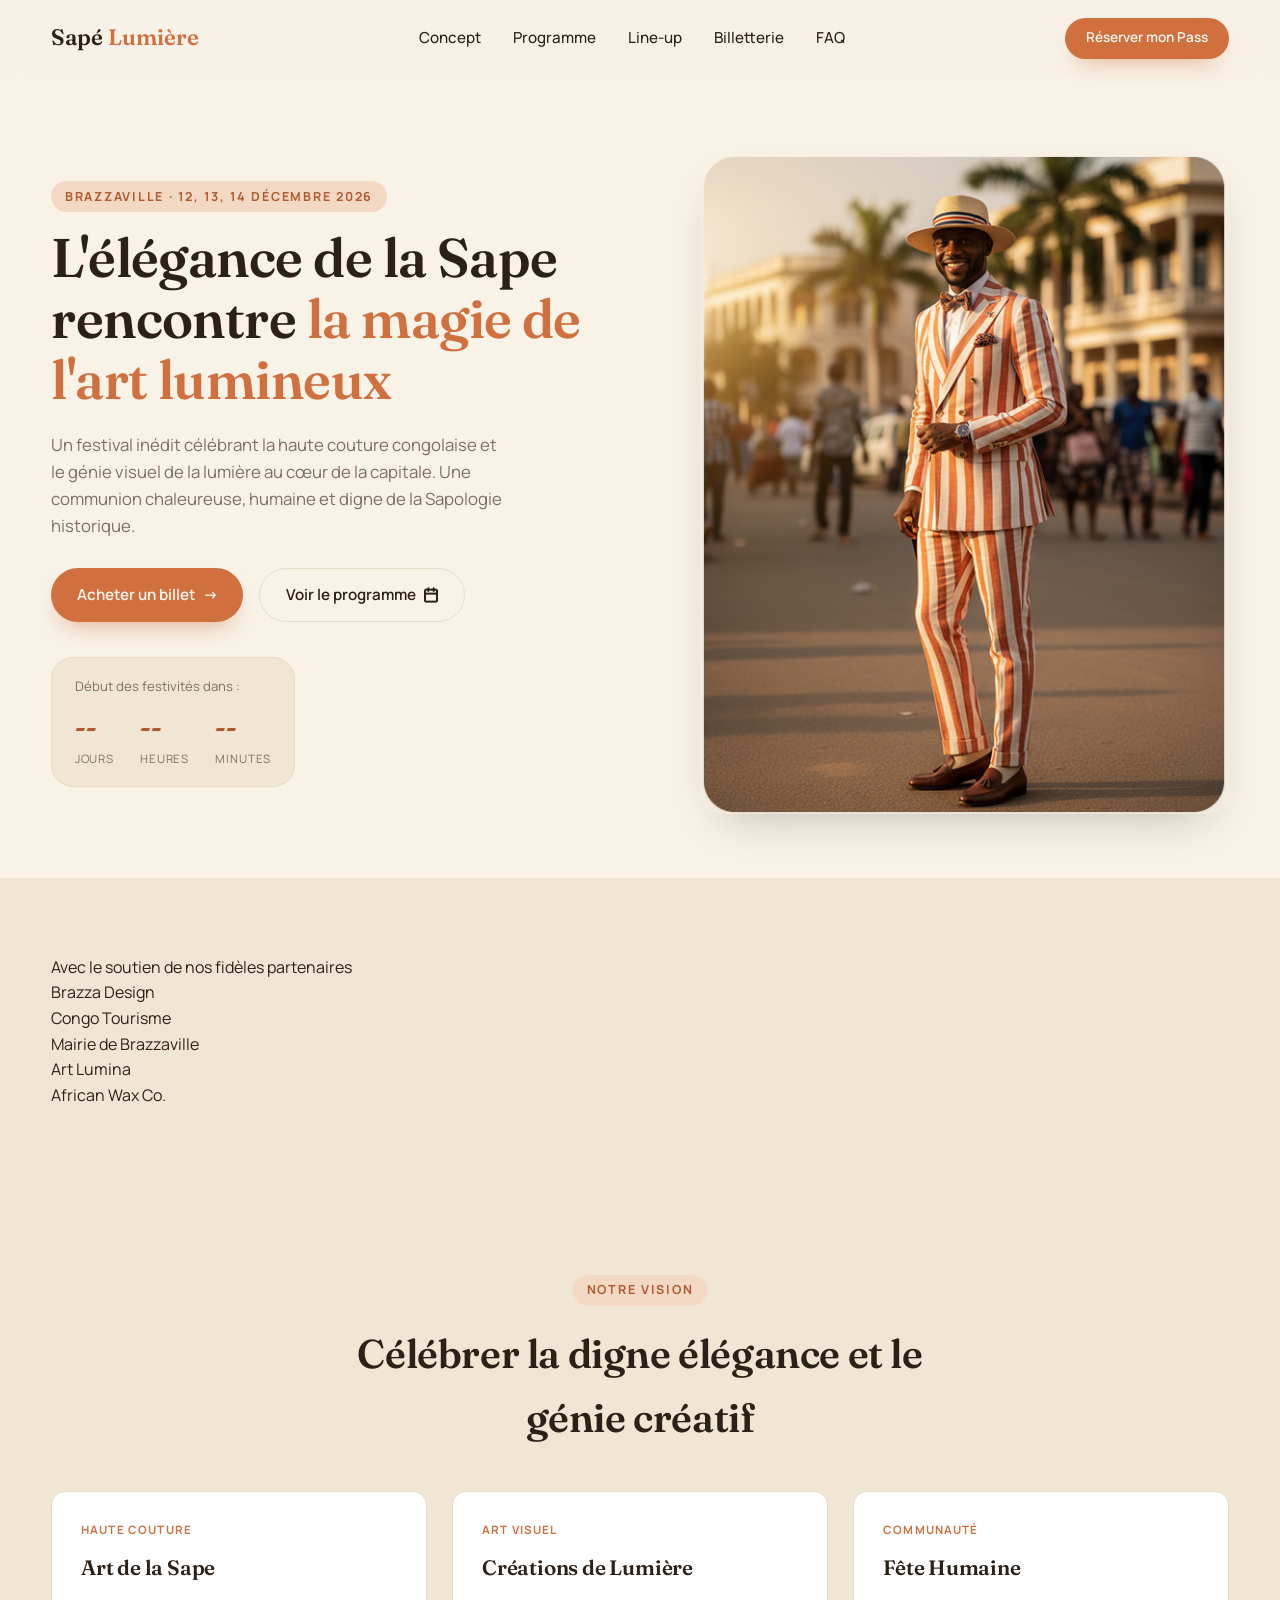
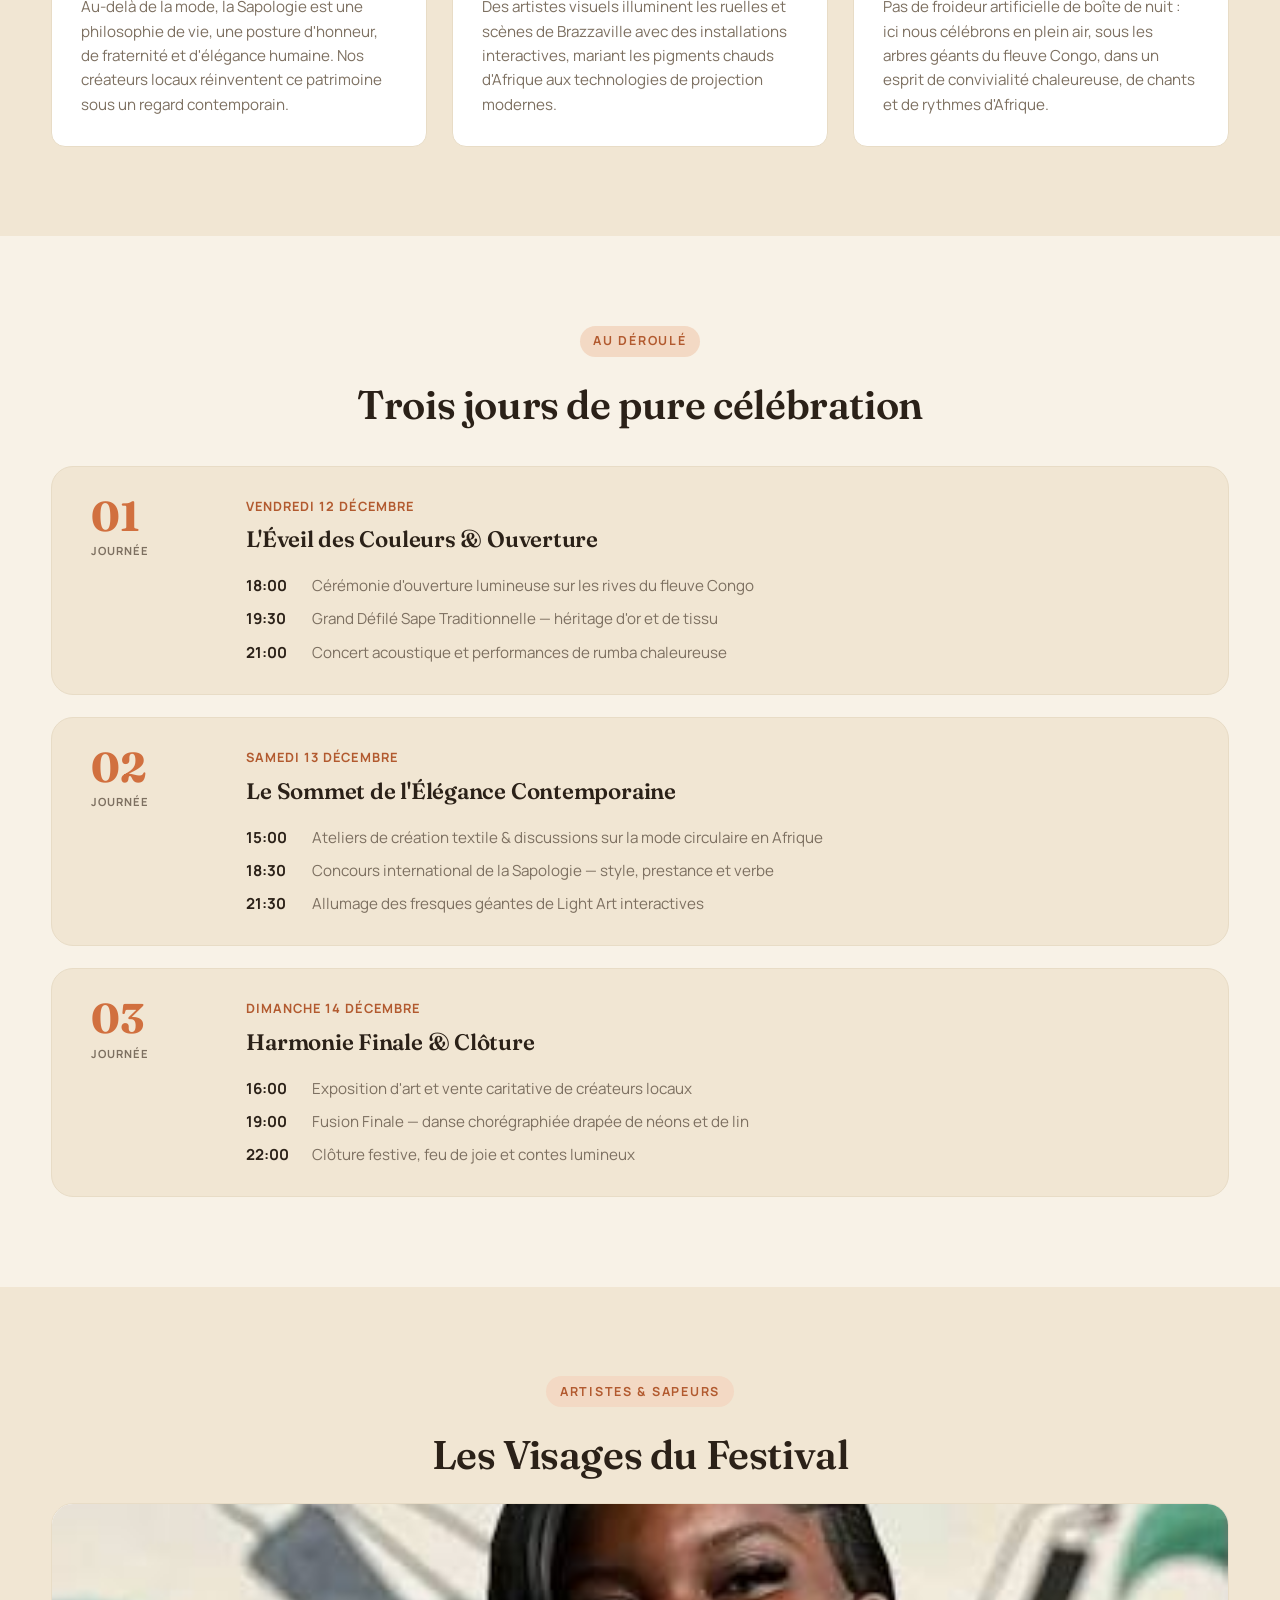
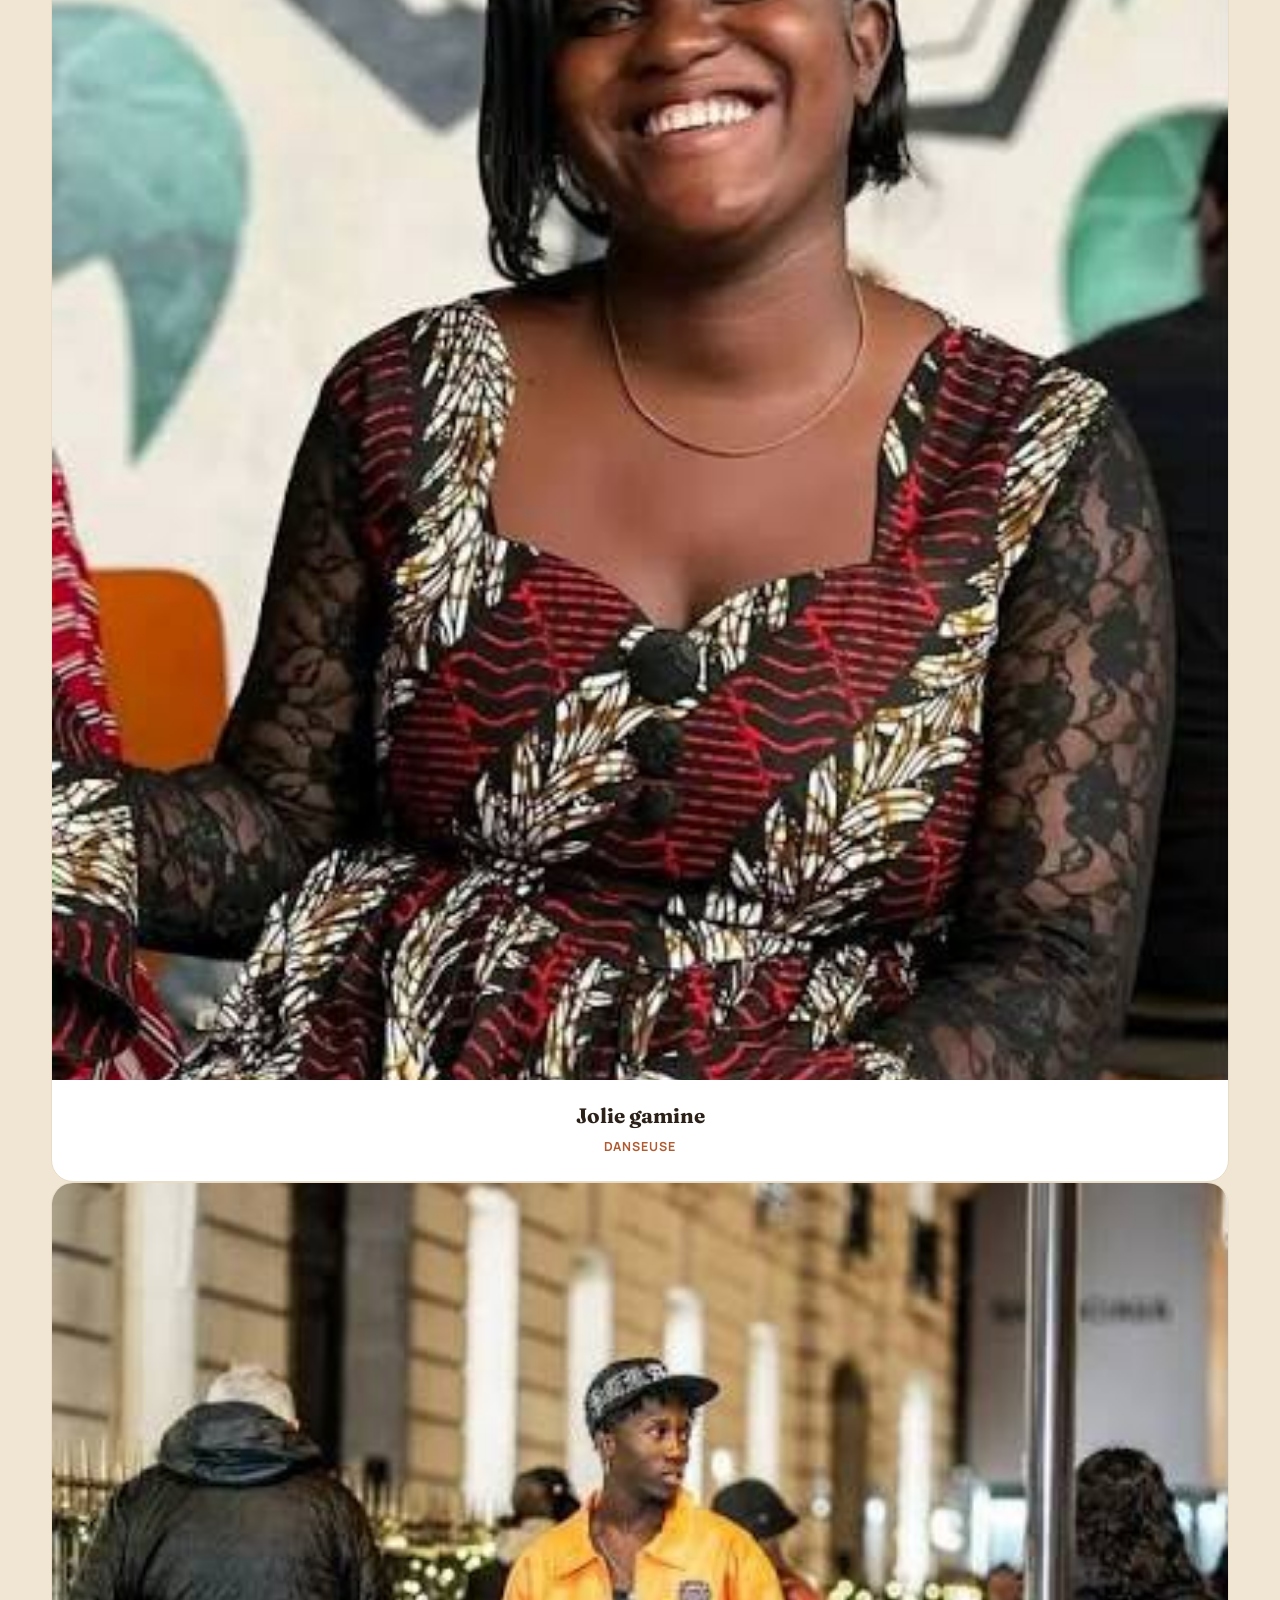
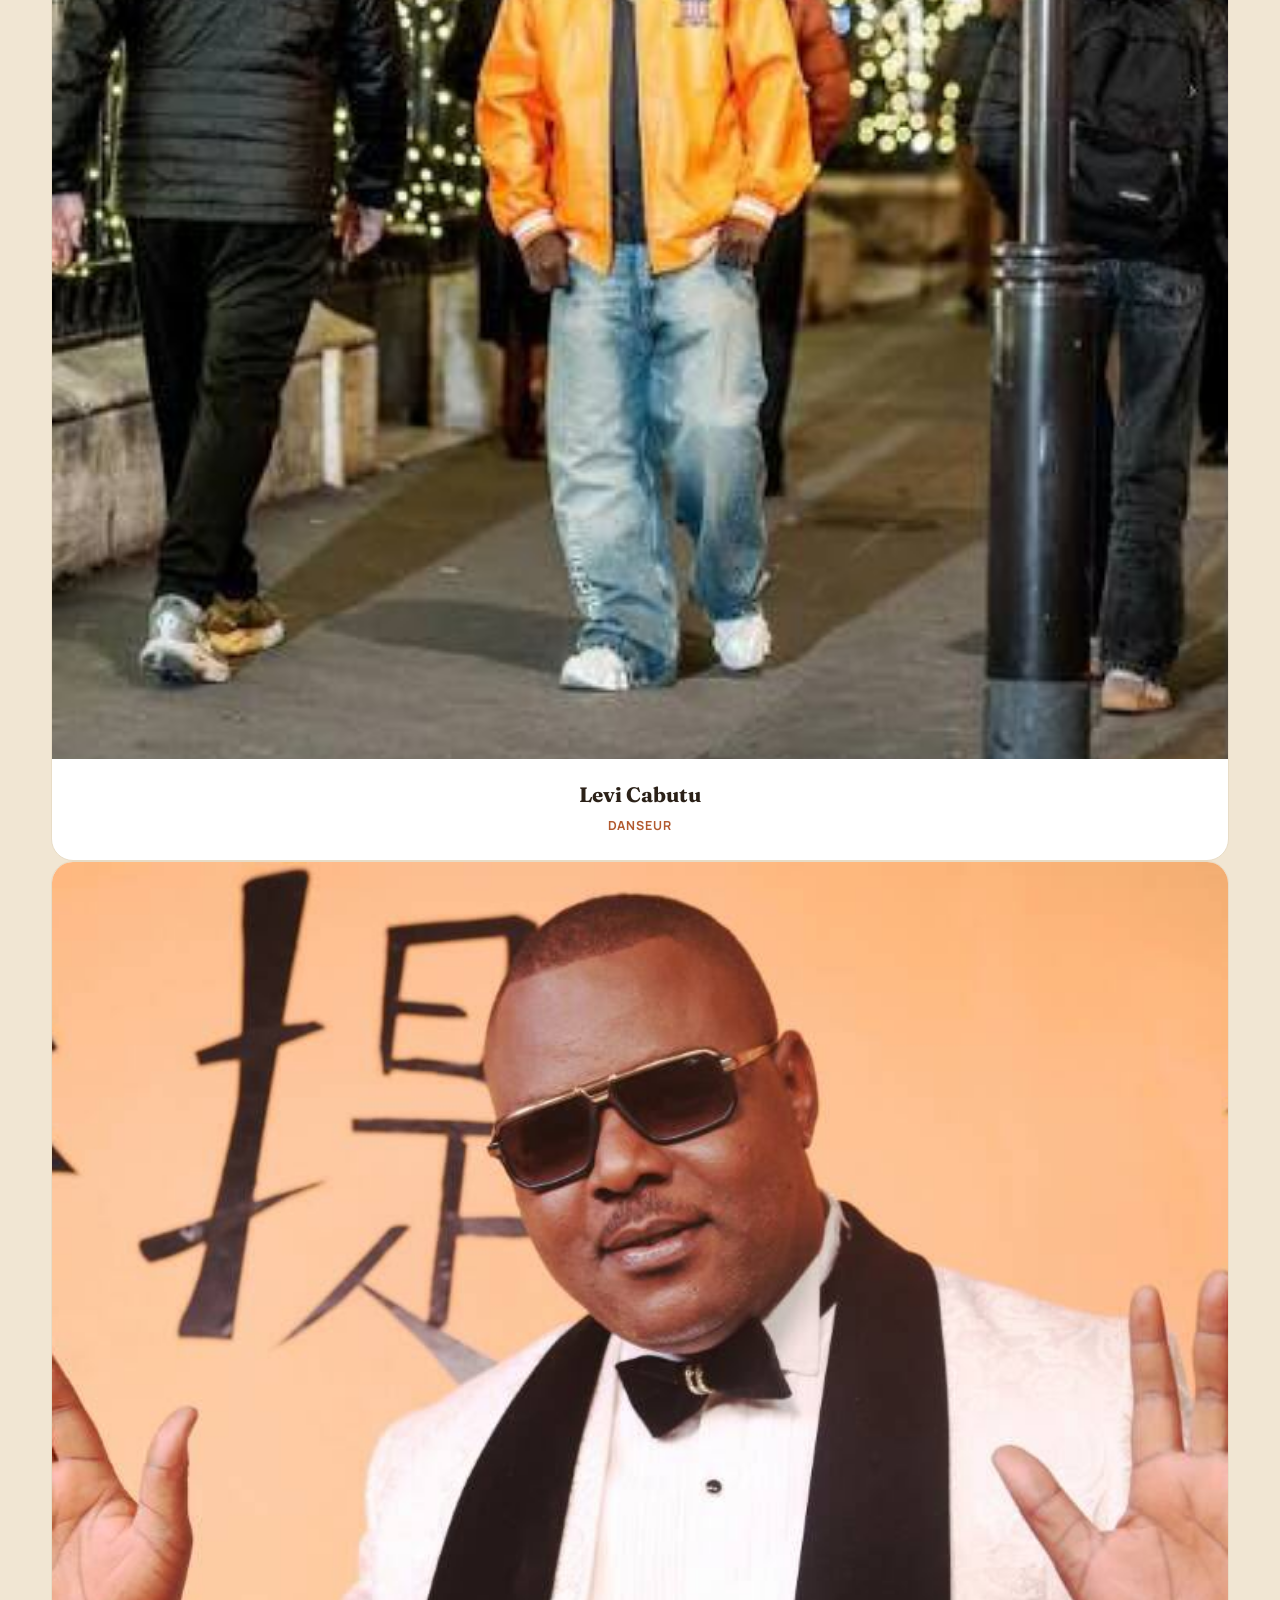
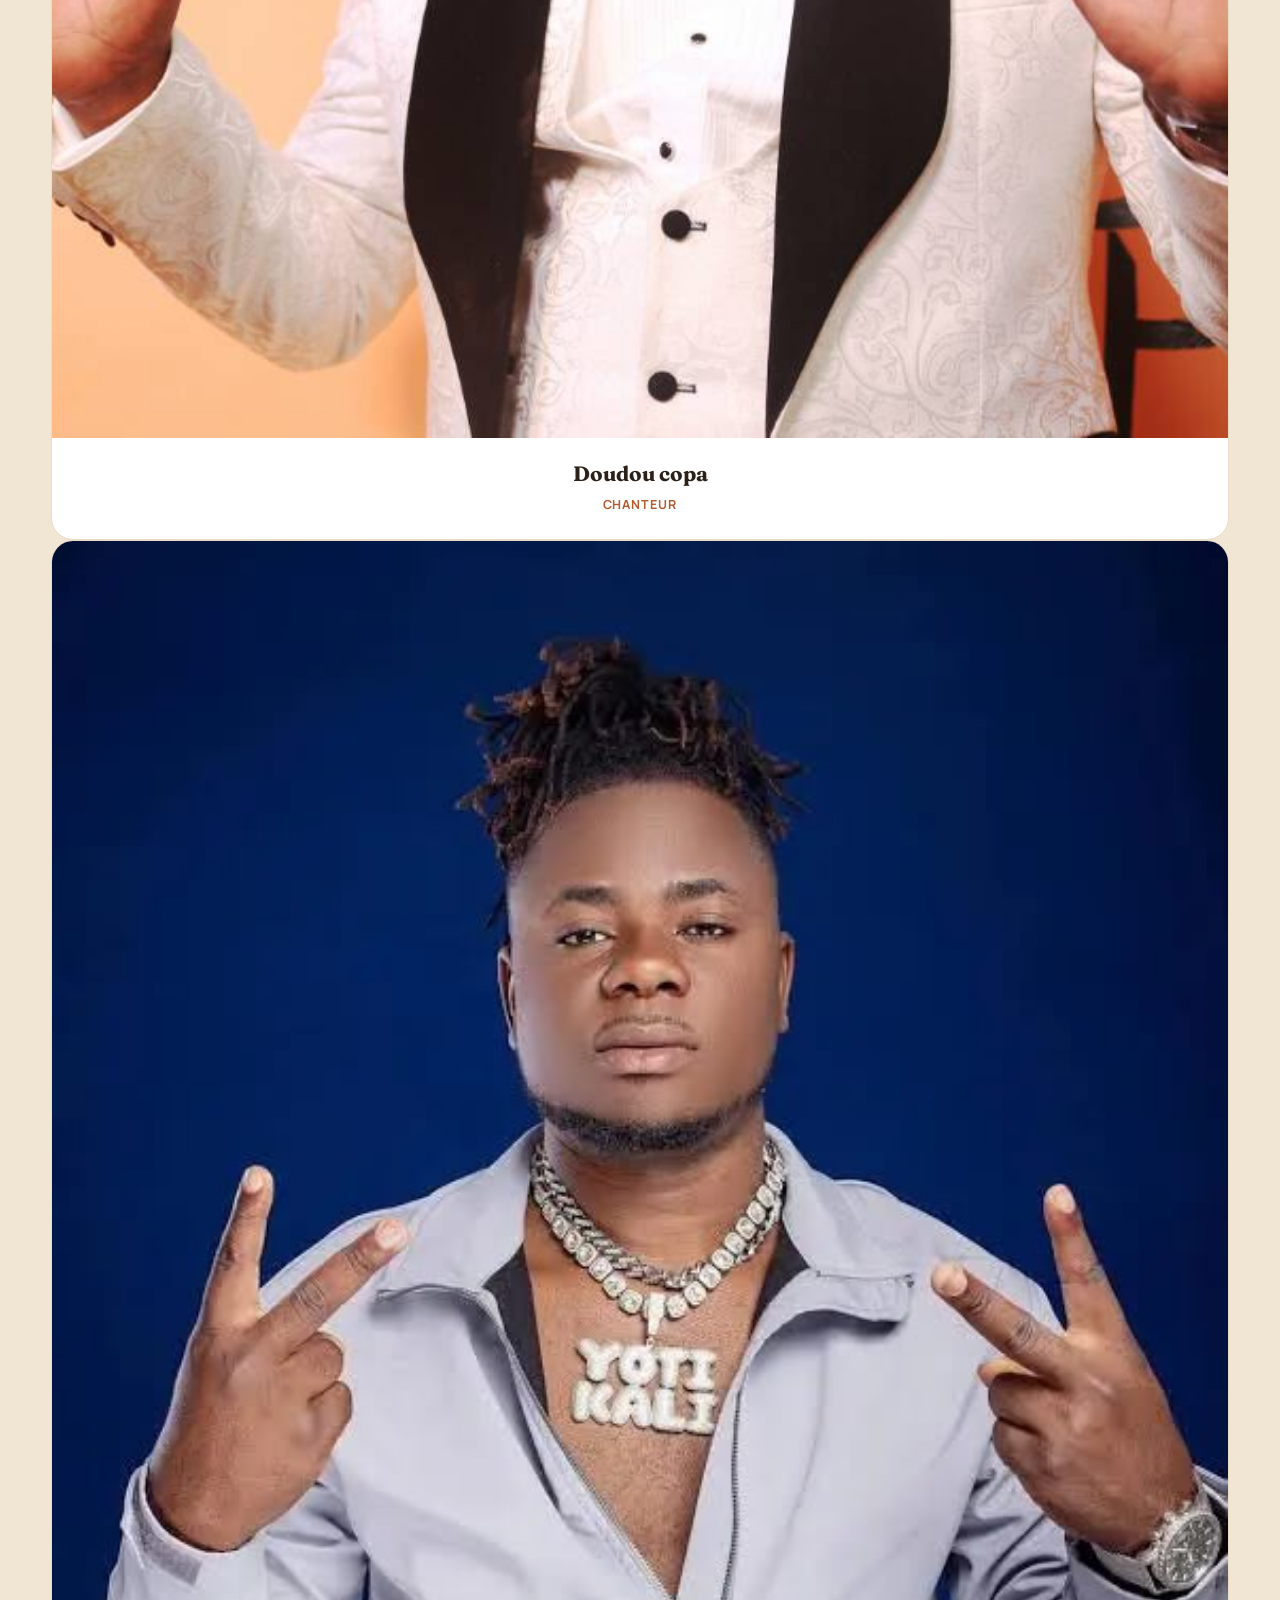
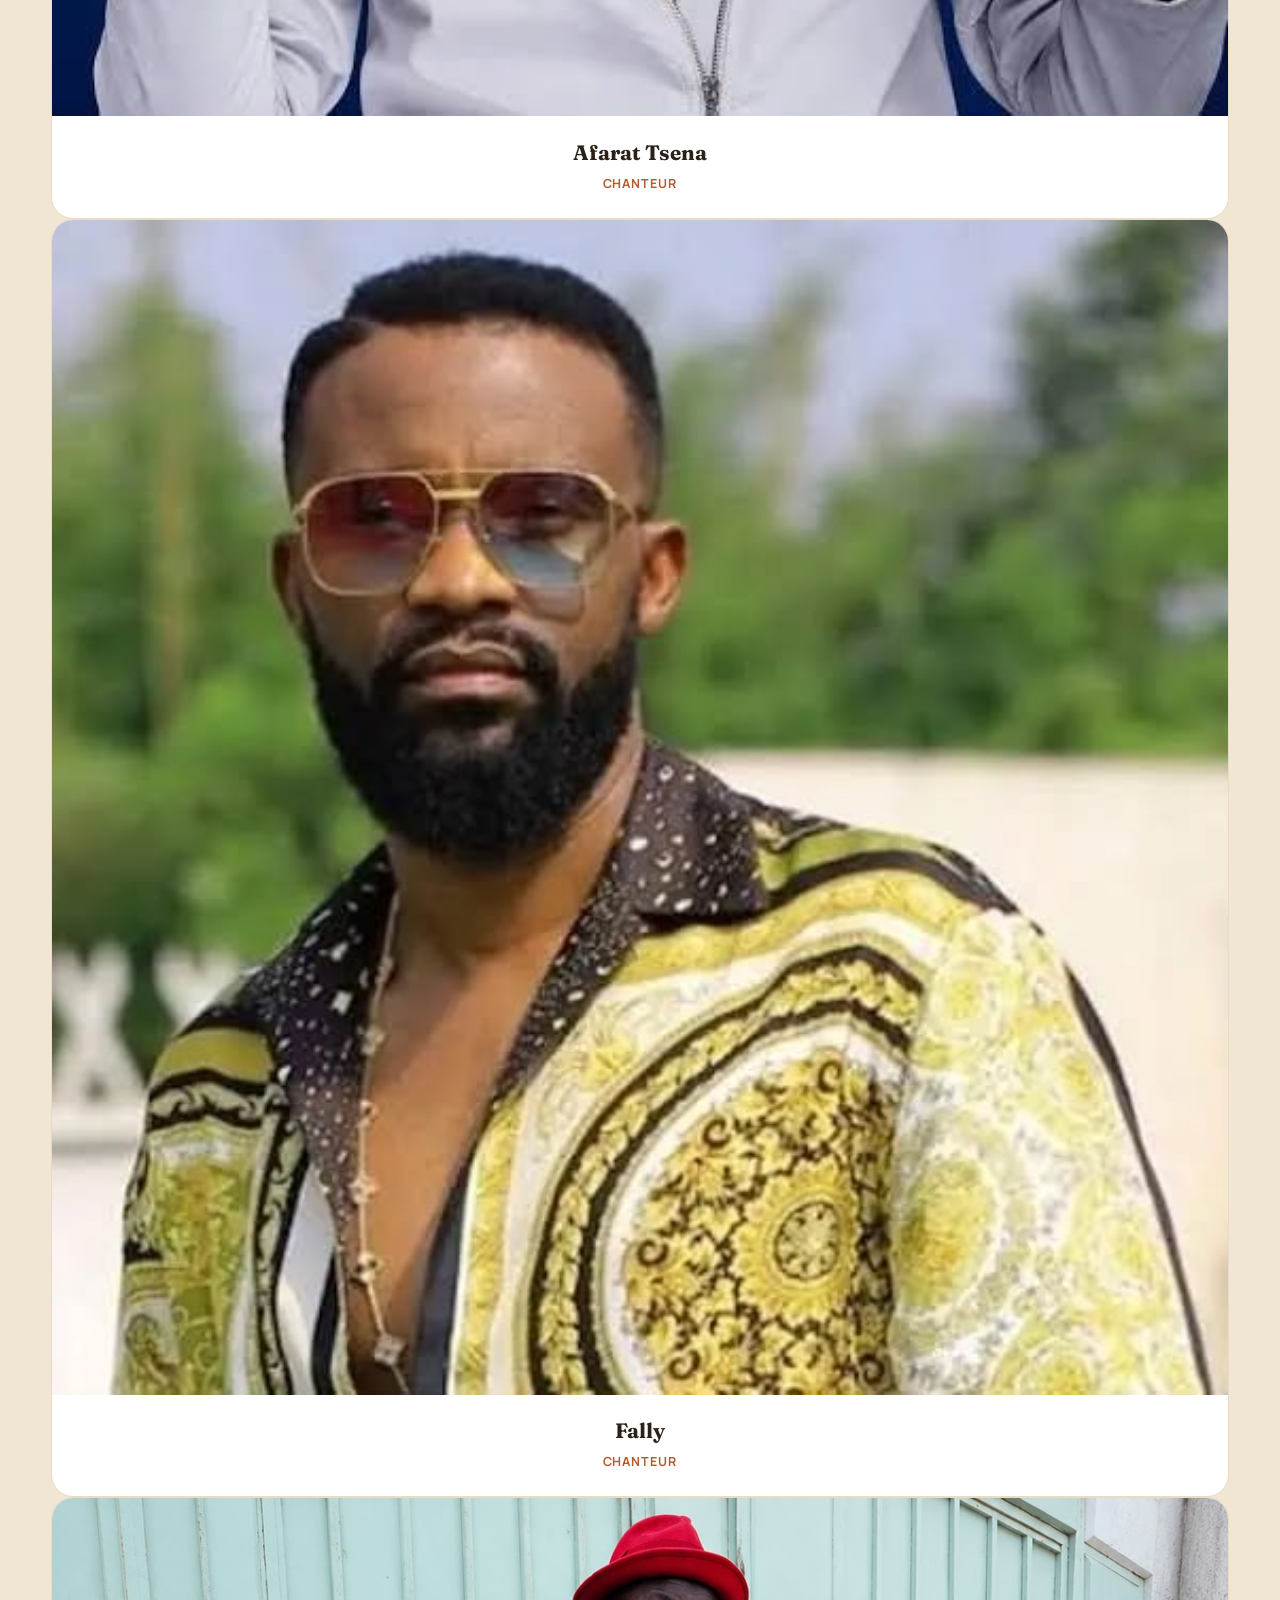
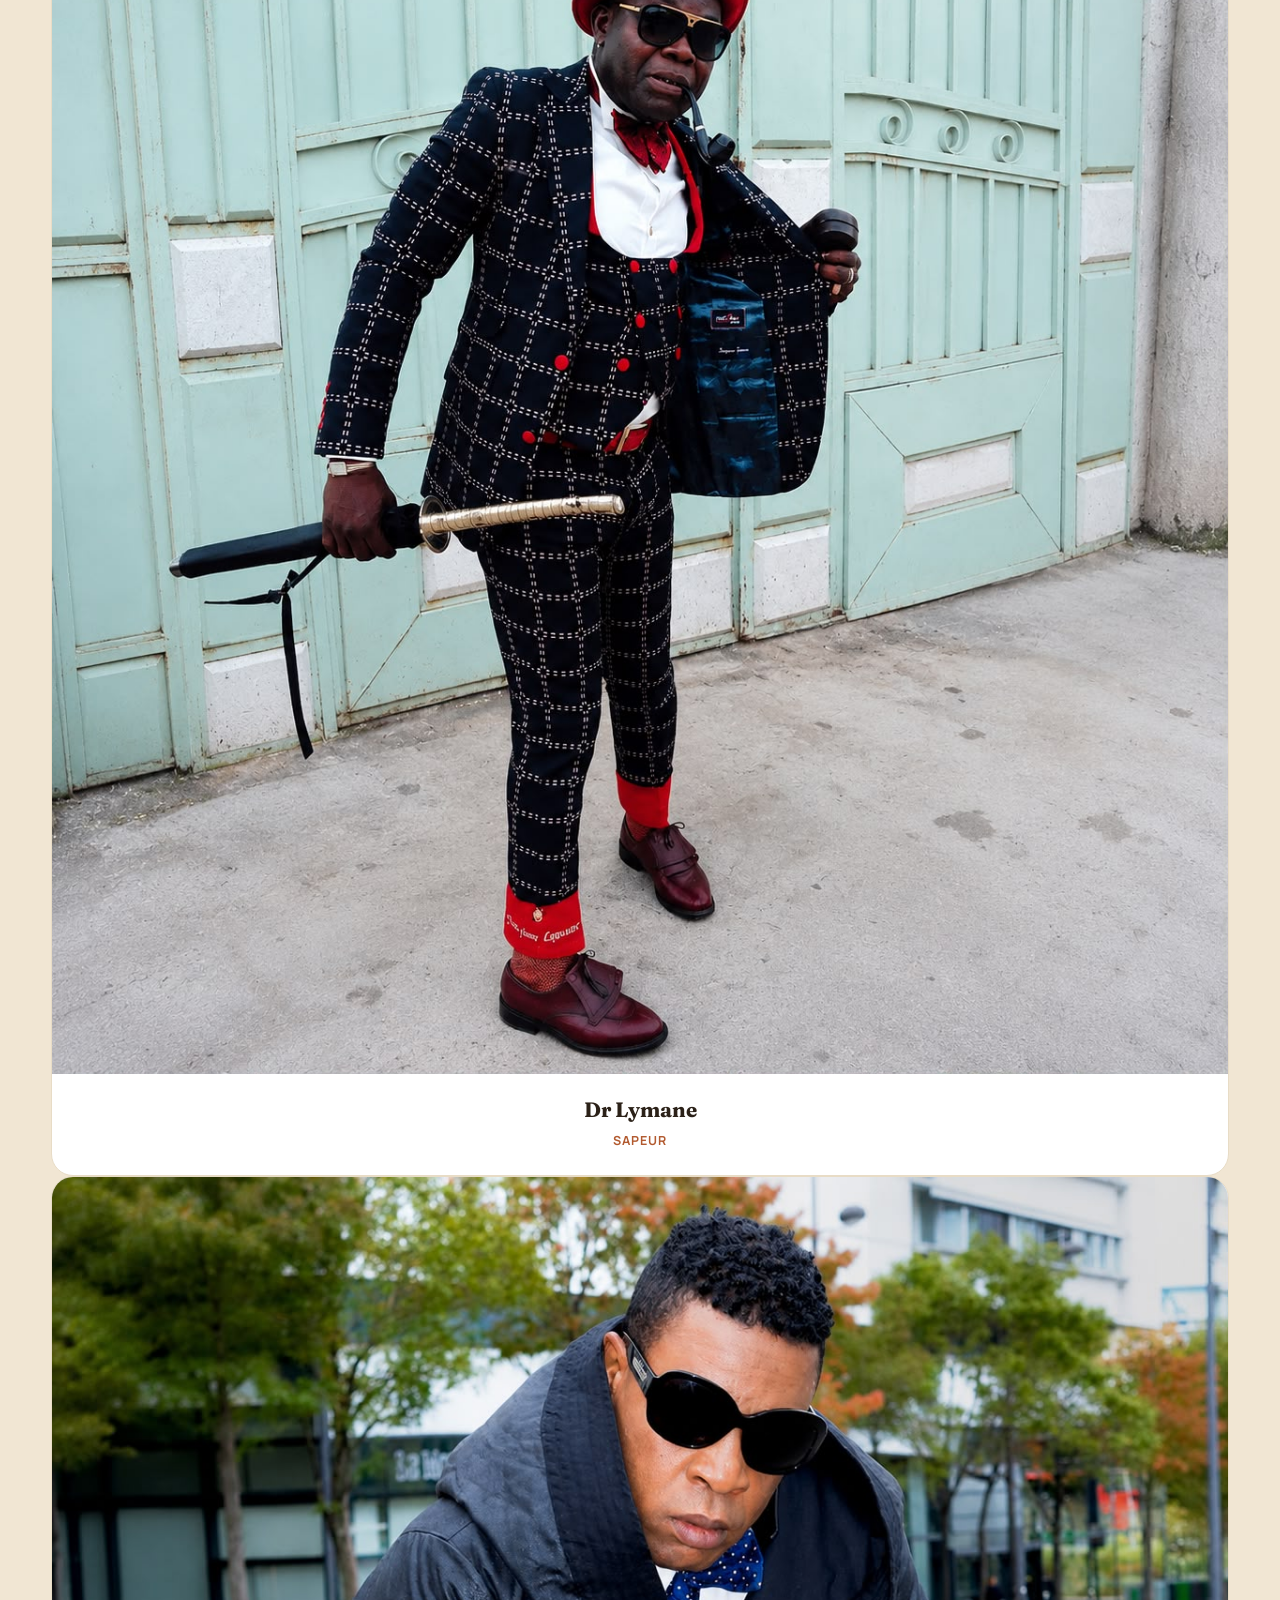
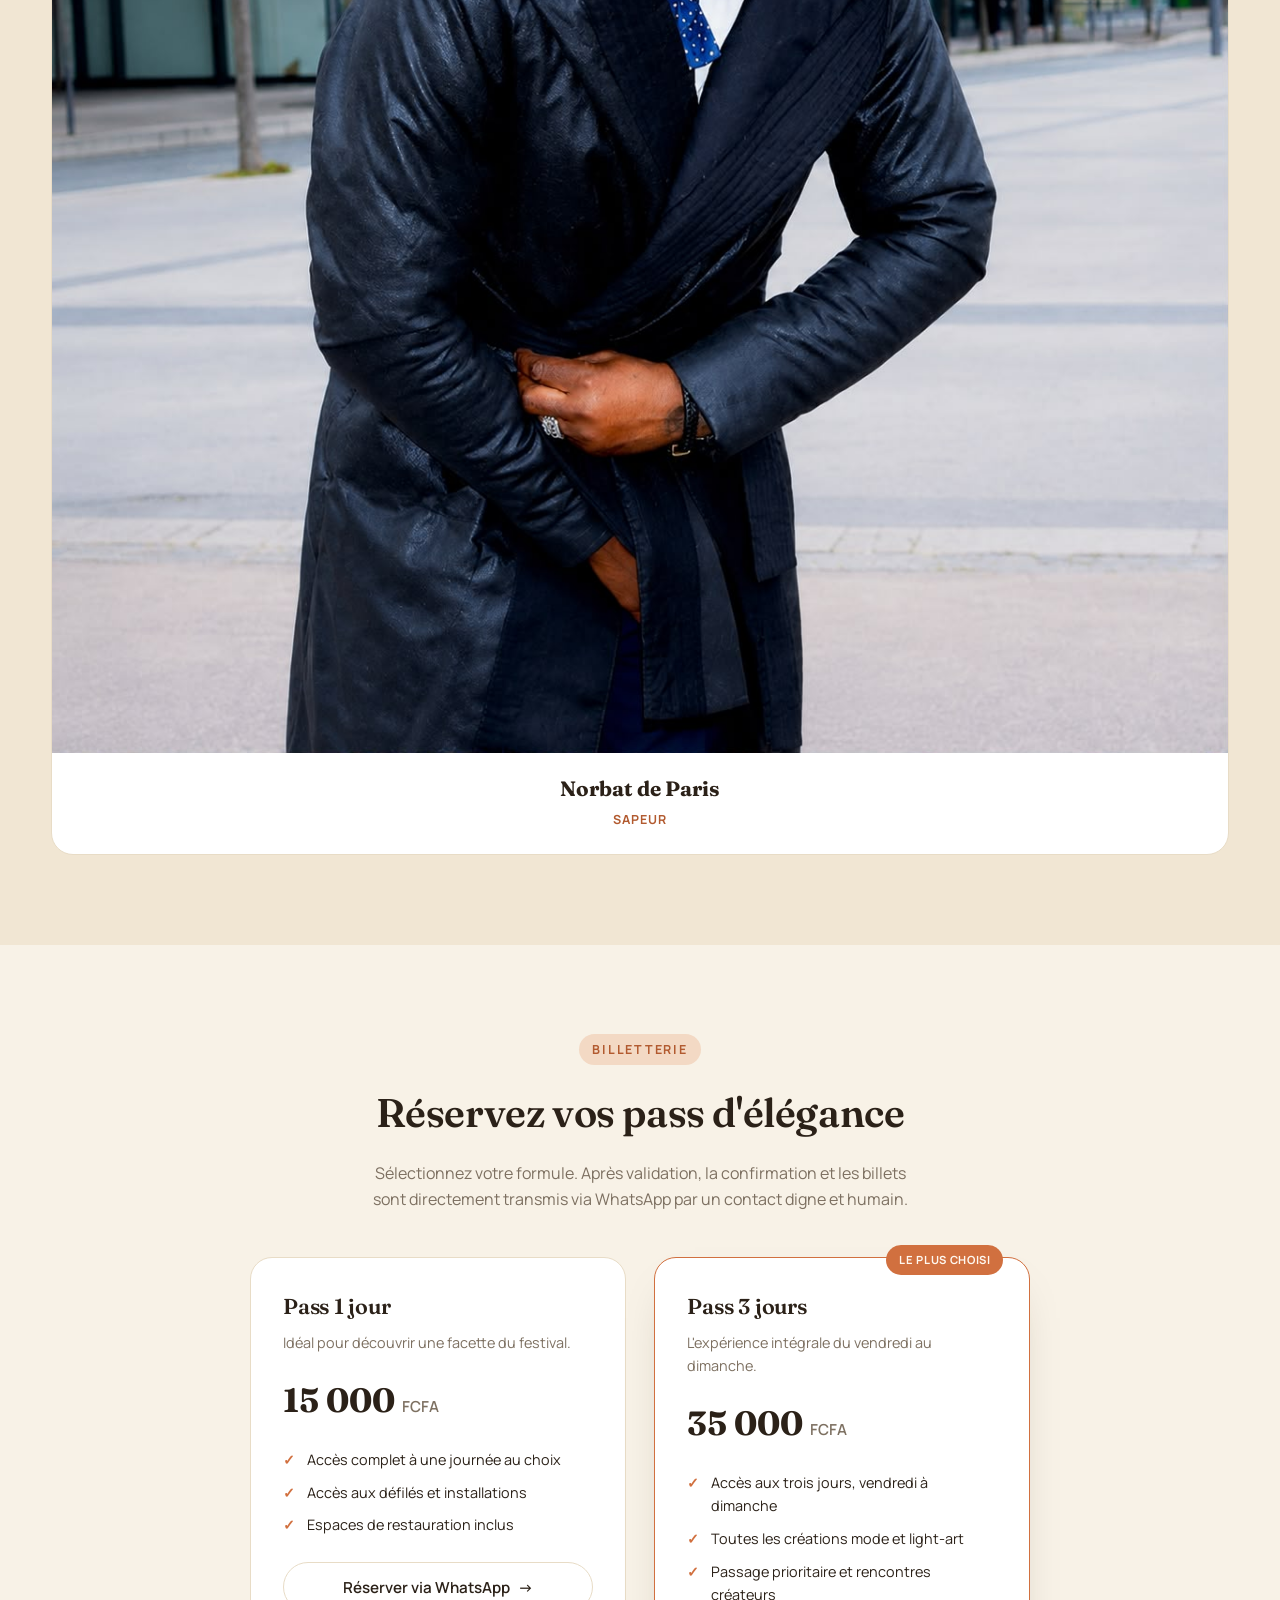
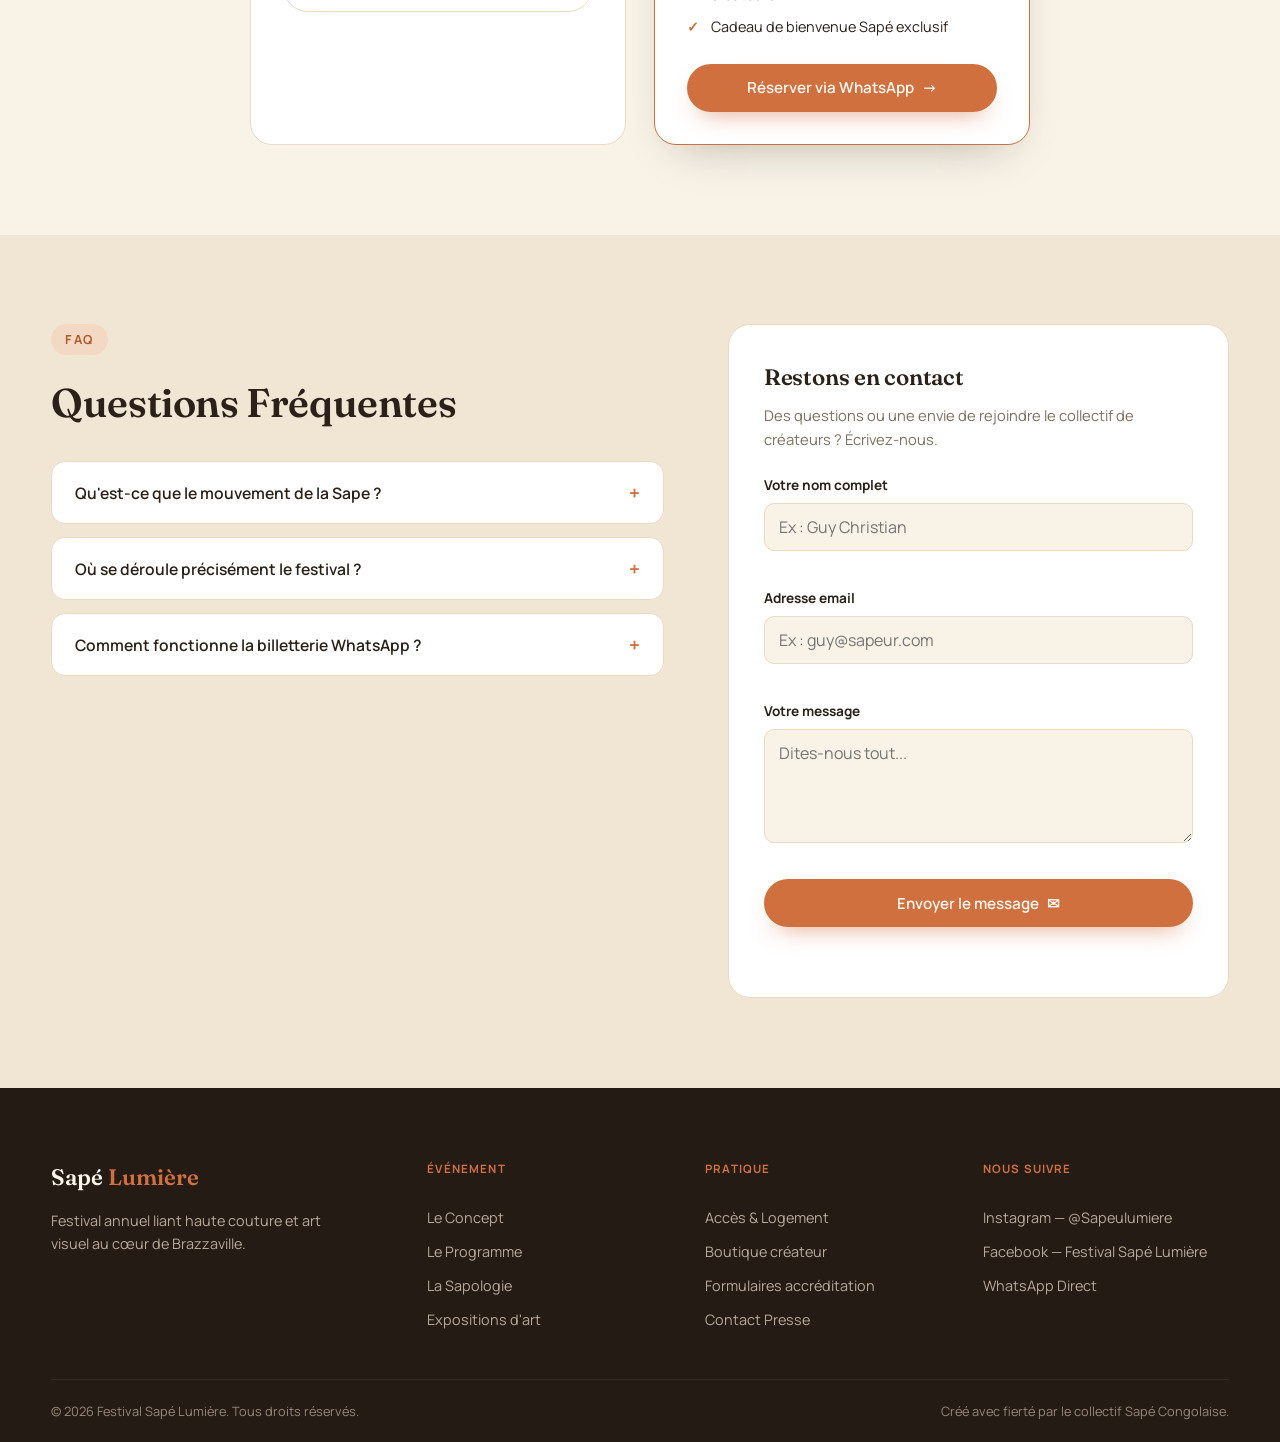
<file: index.html>
<!DOCTYPE html>
<html lang="fr">
<head>
<meta charset="UTF-8">
<meta name="viewport" content="width=device-width, initial-scale=1.0">
<title>Sapé Lumière — Festival de Sapologie et d'Art Lumineux</title>
<link rel="preconnect" href="https://fonts.googleapis.com">
<link rel="preconnect" href="https://fonts.gstatic.com" crossorigin>
<link href="https://fonts.googleapis.com/css2?family=Fraunces:ital,opsz,wght@0,9..144,400;0,9..144,500;0,9..144,600;0,9..144,700;1,9..144,500&family=Manrope:wght@400;500;600;700;800&display=swap" rel="stylesheet">
<link rel="stylesheet" href="style.css">
</head>
<body>

<header class="entete" id="entete">
  <div class="conteneur entete__interieur">
    <a href="#accueil" class="logo">Sapé <span>Lumière</span></a>
    <nav class="navigation" id="navigation">
      <a href="#concept">Concept</a>
      <a href="#programme">Programme</a>
      <a href="#visages">Line-up</a>
      <a href="#billetterie">Billetterie</a>
      <a href="#faq">FAQ</a>
    </nav>
    <a href="#billetterie" class="bouton bouton--accent bouton--petit">Réserver mon Pass</a>
    <button class="bascule-menu" id="basculeMenu" aria-label="Ouvrir le menu" aria-expanded="false">
      <span></span><span></span><span></span>
    </button>
  </div>
</header>

<main>

  <section class="hero" id="accueil">
    <div class="conteneur hero__grille">
      <div class="hero__texte" data-anim="monter">
        <p class="etiquette">Brazzaville · 12, 13, 14 décembre 2026</p>
        <h1 class="hero__titre">
          L'élégance de la Sape rencontre
          <span class="texte-accent">la magie de l'art lumineux</span>
        </h1>
        <p class="hero__description">
          Un festival inédit célébrant la haute couture congolaise et le génie visuel de la
          lumière au cœur de la capitale. Une communion chaleureuse, humaine et digne de
          la Sapologie historique.
        </p>
        <div class="hero__actions">
          <a href="#billetterie" class="bouton bouton--accent">Acheter un billet <span aria-hidden="true">→</span></a>
          <a href="#programme" class="bouton bouton--contour">Voir le programme <span aria-hidden="true"><img src="/calendar.png" alt=""></span></a>
        </div>
        <div class="compte-a-rebours" id="compteARebours">
          <p class="compte-a-rebours__legende">Début des festivités dans :</p>
          <div class="compte-a-rebours__unites">
            <div class="compte-a-rebours__unite">
              <span class="compte-a-rebours__valeur" id="valeurJours">--</span>
              <span class="compte-a-rebours__label">jours</span>
            </div>
            <div class="compte-a-rebours__unite">
              <span class="compte-a-rebours__valeur" id="valeurHeures">--</span>
              <span class="compte-a-rebours__label">heures</span>
            </div>
            <div class="compte-a-rebours__unite">
              <span class="compte-a-rebours__valeur" id="valeurMinutes">--</span>
              <span class="compte-a-rebours__label">minutes</span>
            </div>
          </div>
        </div>
      </div>

      <div class="hero__visuel" data-anim="apparaitre">
        <!-- <svg class="illustration-sapeur" viewBox="0 0 480 620" xmlns="http://www.w3.org/2000/svg" role="img" aria-label="Illustration d'un sapeur en costume rayé sous des points de lumière"> -->
          <img src="hero-right.png" alt="">
          <defs>
            <linearGradient id="degradeCiel" x1="0" y1="0" x2="0" y2="1">
              <stop offset="0%" stop-color="#f6e6cf"/>
              <stop offset="100%" stop-color="#f0c9a0"/>
            </linearGradient>
            <linearGradient id="degradeCostume" x1="0" y1="0" x2="1" y2="1">
              <stop offset="0%" stop-color="#e8734a"/>
              <stop offset="100%" stop-color="#c9542f"/>
            </linearGradient>
          </defs>
          <rect x="0" y="0" width="480" height="620" rx="28" fill="url(#degradeCiel)"/>
          <g id="nuagePoints"></g>
          <ellipse cx="240" cy="565" rx="120" ry="16" fill="#00000014"/>
          <rect x="205" y="470" width="15" height="90" rx="6" fill="#2b2420"/>
          <rect x="260" y="470" width="15" height="90" rx="6" fill="#2b2420"/>
          <path d="M170 260 L310 260 L330 470 L150 470 Z" fill="url(#degradeCostume)"/>
          <path d="M170 260 L240 300 L310 260 L300 290 L240 330 L180 290 Z" fill="#f3ede2"/>
          <g stroke="#fff6ea" stroke-width="6" opacity="0.55">
            <line x1="185" y1="270" x2="165" y2="465"/>
            <line x1="210" y1="265" x2="195" y2="468"/>
            <line x1="235" y1="262" x2="228" y2="470"/>
            <line x1="260" y1="262" x2="262" y2="470"/>
            <line x1="285" y1="265" x2="295" y2="468"/>
            <line x1="308" y1="270" x2="325" y2="465"/>
          </g>
          <circle cx="240" cy="200" r="52" fill="#d99a68"/>
          <path d="M175 185 Q240 120 305 185 L312 165 Q240 105 168 165 Z" fill="#2b2420"/>
          <ellipse cx="240" cy="150" rx="95" ry="18" fill="#2b2420"/>
          <ellipse cx="240" cy="150" rx="60" ry="10" fill="#e8734a"/>
          <rect x="195" y="330" width="90" height="20" rx="4" fill="#f3ede2" opacity="0.9"/>
        </svg>
      </div>
    </div>
  </section>

  <section class="partenaires">
    <div class="conteneur">
      <p class="partenaires__legende">Avec le soutien de nos fidèles partenaires</p>
      <ul class="partenaires__liste">
        <li>Brazza Design</li>
        <li>Congo Tourisme</li>
        <li>Mairie de Brazzaville</li>
        <li>Art Lumina</li>
        <li>African Wax Co.</li>
      </ul>
    </div>
  </section>

  <section class="concept" id="concept">
    <div class="conteneur">
      <p class="etiquette etiquette--centre">Notre vision</p>
      <h2 class="titre-section titre-section--centre">Célébrer la digne élégance et le génie créatif</h2>
      <div class="grille-concept">
        <article class="carte-concept" data-anim="monter">
          <p class="carte-concept__oeil">Haute couture</p>
          <h3 class="carte-concept__titre">Art de la Sape</h3>
          <p class="carte-concept__texte">Au-delà de la mode, la Sapologie est une philosophie de vie, une posture d'honneur, de fraternité et d'élégance humaine. Nos créateurs locaux réinventent ce patrimoine sous un regard contemporain.</p>
        </article>
        <article class="carte-concept" data-anim="monter">
          <p class="carte-concept__oeil">Art visuel</p>
          <h3 class="carte-concept__titre">Créations de Lumière</h3>
          <p class="carte-concept__texte">Des artistes visuels illuminent les ruelles et scènes de Brazzaville avec des installations interactives, mariant les pigments chauds d'Afrique aux technologies de projection modernes.</p>
        </article>
        <article class="carte-concept" data-anim="monter">
          <p class="carte-concept__oeil">Communauté</p>
          <h3 class="carte-concept__titre">Fête Humaine</h3>
          <p class="carte-concept__texte">Pas de froideur artificielle de boîte de nuit : ici nous célébrons en plein air, sous les arbres géants du fleuve Congo, dans un esprit de convivialité chaleureuse, de chants et de rythmes d'Afrique.</p>
        </article>
      </div>
    </div>
  </section>

  <section class="deroule" id="programme">
    <div class="conteneur">
      <p class="etiquette etiquette--centre">Au déroulé</p>
      <h2 class="titre-section titre-section--centre">Trois jours de pure célébration</h2>
      <div class="liste-journees">

        <article class="journee" data-anim="monter">
          <div class="journee__numero">01<span>Journée</span></div>
          <div class="journee__contenu">
            <p class="journee__date">Vendredi 12 décembre</p>
            <h3 class="journee__titre">L'Éveil des Couleurs &amp; Ouverture</h3>
            <ul class="journee__programme">
              <li><span>18:00</span> Cérémonie d'ouverture lumineuse sur les rives du fleuve Congo</li>
              <li><span>19:30</span> Grand Défilé Sape Traditionnelle — héritage d'or et de tissu</li>
              <li><span>21:00</span> Concert acoustique et performances de rumba chaleureuse</li>
            </ul>
          </div>
        </article>

        <article class="journee" data-anim="monter">
          <div class="journee__numero">02<span>Journée</span></div>
          <div class="journee__contenu">
            <p class="journee__date">Samedi 13 décembre</p>
            <h3 class="journee__titre">Le Sommet de l'Élégance Contemporaine</h3>
            <ul class="journee__programme">
              <li><span>15:00</span> Ateliers de création textile &amp; discussions sur la mode circulaire en Afrique</li>
              <li><span>18:30</span> Concours international de la Sapologie — style, prestance et verbe</li>
              <li><span>21:30</span> Allumage des fresques géantes de Light Art interactives</li>
            </ul>
          </div>
        </article>

        <article class="journee" data-anim="monter">
          <div class="journee__numero">03<span>Journée</span></div>
          <div class="journee__contenu">
            <p class="journee__date">Dimanche 14 décembre</p>
            <h3 class="journee__titre">Harmonie Finale &amp; Clôture</h3>
            <ul class="journee__programme">
              <li><span>16:00</span> Exposition d'art et vente caritative de créateurs locaux</li>
              <li><span>19:00</span> Fusion Finale — danse chorégraphiée drapée de néons et de lin</li>
              <li><span>22:00</span> Clôture festive, feu de joie et contes lumineux</li>
            </ul>
          </div>
        </article>

      </div>
    </div>
  </section>

  <section class="visages" id="visages">
    <div class="conteneur">
      <p class="etiquette etiquette--centre">Artistes &amp; Sapeurs</p>
      <h2 class="titre-section titre-section--centre">Les Visages du Festival</h2>
      <ul class="liste-artistes" id="listeArtistes"></ul>
    </div>
  </section>

  <section class="billetterie" id="billetterie">
    <div class="conteneur">
      <p class="etiquette etiquette--centre">Billetterie</p>
      <h2 class="titre-section titre-section--centre">Réservez vos pass d'élégance</h2>
      <p class="billetterie__sous-titre">Sélectionnez votre formule. Après validation, la confirmation et les billets sont directement transmis via WhatsApp par un contact digne et humain.</p>

      <div class="grille-pass">
        <article class="carte-pass">
          <h3 class="carte-pass__titre">Pass 1 jour</h3>
          <p class="carte-pass__texte">Idéal pour découvrir une facette du festival.</p>
          <p class="carte-pass__prix">15 000 <span>FCFA</span></p>
          <ul class="carte-pass__avantages">
            <li>Accès complet à une journée au choix</li>
            <li>Accès aux défilés et installations</li>
            <li>Espaces de restauration inclus</li>
          </ul>
          <button class="bouton bouton--contour bouton--pleine-largeur" data-pass="Pass 1 jour" data-prix="15 000 FCFA">Réserver via WhatsApp <span aria-hidden="true">→</span></button>
        </article>

        <article class="carte-pass carte-pass--vedette">
          <p class="carte-pass__badge">Le plus choisi</p>
          <h3 class="carte-pass__titre">Pass 3 jours</h3>
          <p class="carte-pass__texte">L'expérience intégrale du vendredi au dimanche.</p>
          <p class="carte-pass__prix">35 000 <span>FCFA</span></p>
          <ul class="carte-pass__avantages">
            <li>Accès aux trois jours, vendredi à dimanche</li>
            <li>Toutes les créations mode et light-art</li>
            <li>Passage prioritaire et rencontres créateurs</li>
            <li>Cadeau de bienvenue Sapé exclusif</li>
          </ul>
          <button class="bouton bouton--accent bouton--pleine-largeur" data-pass="Pass 3 jours" data-prix="35 000 FCFA">Réserver via WhatsApp <span aria-hidden="true">→</span></button>
        </article>
      </div>
    </div>
  </section>

  <section class="faq-contact" id="faq">
    <div class="conteneur grille-faq-contact">
      <div class="bloc-faq">
        <p class="etiquette">FAQ</p>
        <h2 class="titre-section">Questions Fréquentes</h2>
        <div class="accordeon" id="accordeon">
          <div class="accordeon__item">
            <button class="accordeon__question" aria-expanded="false">
              Qu'est-ce que le mouvement de la Sape ?
              <span class="accordeon__icone" aria-hidden="true">+</span>
            </button>
            <div class="accordeon__reponse">
              <p>La Société des Ambianceurs et des Personnes Élégantes (SAPE) est un art de vivre né au Congo, symbole de respect, d'estime de soi et de créativité théâtrale.</p>
            </div>
          </div>
          <div class="accordeon__item">
            <button class="accordeon__question" aria-expanded="false">
              Où se déroule précisément le festival ?
              <span class="accordeon__icone" aria-hidden="true">+</span>
            </button>
            <div class="accordeon__reponse">
              <p>En plein cœur de Brazzaville, à proximité du fleuve Congo et dans les espaces culturels partenaires du centre-ville.</p>
            </div>
          </div>
          <div class="accordeon__item">
            <button class="accordeon__question" aria-expanded="false">
              Comment fonctionne la billetterie WhatsApp ?
              <span class="accordeon__icone" aria-hidden="true">+</span>
            </button>
            <div class="accordeon__reponse">
              <p>Après avoir choisi votre Pass, un agent officiel valide vos places et coordonne le paiement mobile money sécurisé avec vous.</p>
            </div>
          </div>
        </div>
      </div>

      <div class="bloc-contact">
        <h3 class="bloc-contact__titre">Restons en contact</h3>
        <p class="bloc-contact__texte">Des questions ou une envie de rejoindre le collectif de créateurs ? Écrivez-nous.</p>
        <form class="formulaire-contact" id="formulaireContact" novalidate>
          <div class="champ">
            <label for="champNom">Votre nom complet</label>
            <input type="text" id="champNom" name="nom" placeholder="Ex : Guy Christian" autocomplete="name">
            <p class="champ__erreur" id="erreurNom"></p>
          </div>
          <div class="champ">
            <label for="champEmail">Adresse email</label>
            <input type="email" id="champEmail" name="email" placeholder="Ex : guy@sapeur.com" autocomplete="email">
            <p class="champ__erreur" id="erreurEmail"></p>
          </div>
          <div class="champ">
            <label for="champMessage">Votre message</label>
            <textarea id="champMessage" name="message" rows="4" placeholder="Dites-nous tout..."></textarea>
            <p class="champ__erreur" id="erreurMessage"></p>
          </div>
          <button type="submit" class="bouton bouton--accent bouton--pleine-largeur" id="boutonEnvoyer">
            <span class="bouton__texte">Envoyer le message</span> <span aria-hidden="true">✉</span>
          </button>
          <p class="formulaire-contact__statut" id="statutFormulaire" role="status" aria-live="polite"></p>
        </form>
      </div>
    </div>
  </section>

</main>

<footer class="pied-de-page">
  <div class="conteneur pied-de-page__grille">
    <div class="pied-de-page__marque">
      <p class="logo logo--clair">Sapé <span>Lumière</span></p>
      <p class="pied-de-page__texte">Festival annuel liant haute couture et art visuel au cœur de Brazzaville.</p>
    </div>
    <div class="pied-de-page__colonne">
      <p class="pied-de-page__titre-colonne">Événement</p>
      <a href="#concept">Le Concept</a>
      <a href="#programme">Le Programme</a>
      <a href="#concept">La Sapologie</a>
      <a href="#visages">Expositions d'art</a>
    </div>
    <div class="pied-de-page__colonne">
      <p class="pied-de-page__titre-colonne">Pratique</p>
      <a href="#faq">Accès &amp; Logement</a>
      <a href="#billetterie">Boutique créateur</a>
      <a href="#faq">Formulaires accréditation</a>
      <a href="#faq">Contact Presse</a>
    </div>
    <div class="pied-de-page__colonne">
      <p class="pied-de-page__titre-colonne">Nous suivre</p>
      <a href="#accueil">Instagram — @Sapeulumiere</a>
      <a href="#accueil">Facebook — Festival Sapé Lumière</a>
      <a href="#faq">WhatsApp Direct</a>
    </div>
  </div>
  <div class="conteneur pied-de-page__bas">
    <p>© 2026 Festival Sapé Lumière. Tous droits réservés.</p>
    <p>Créé avec fierté par le collectif Sapé Congolaise.</p>
  </div>
</footer>

<script src="script.js"></script>
</body>
</html>
</file>
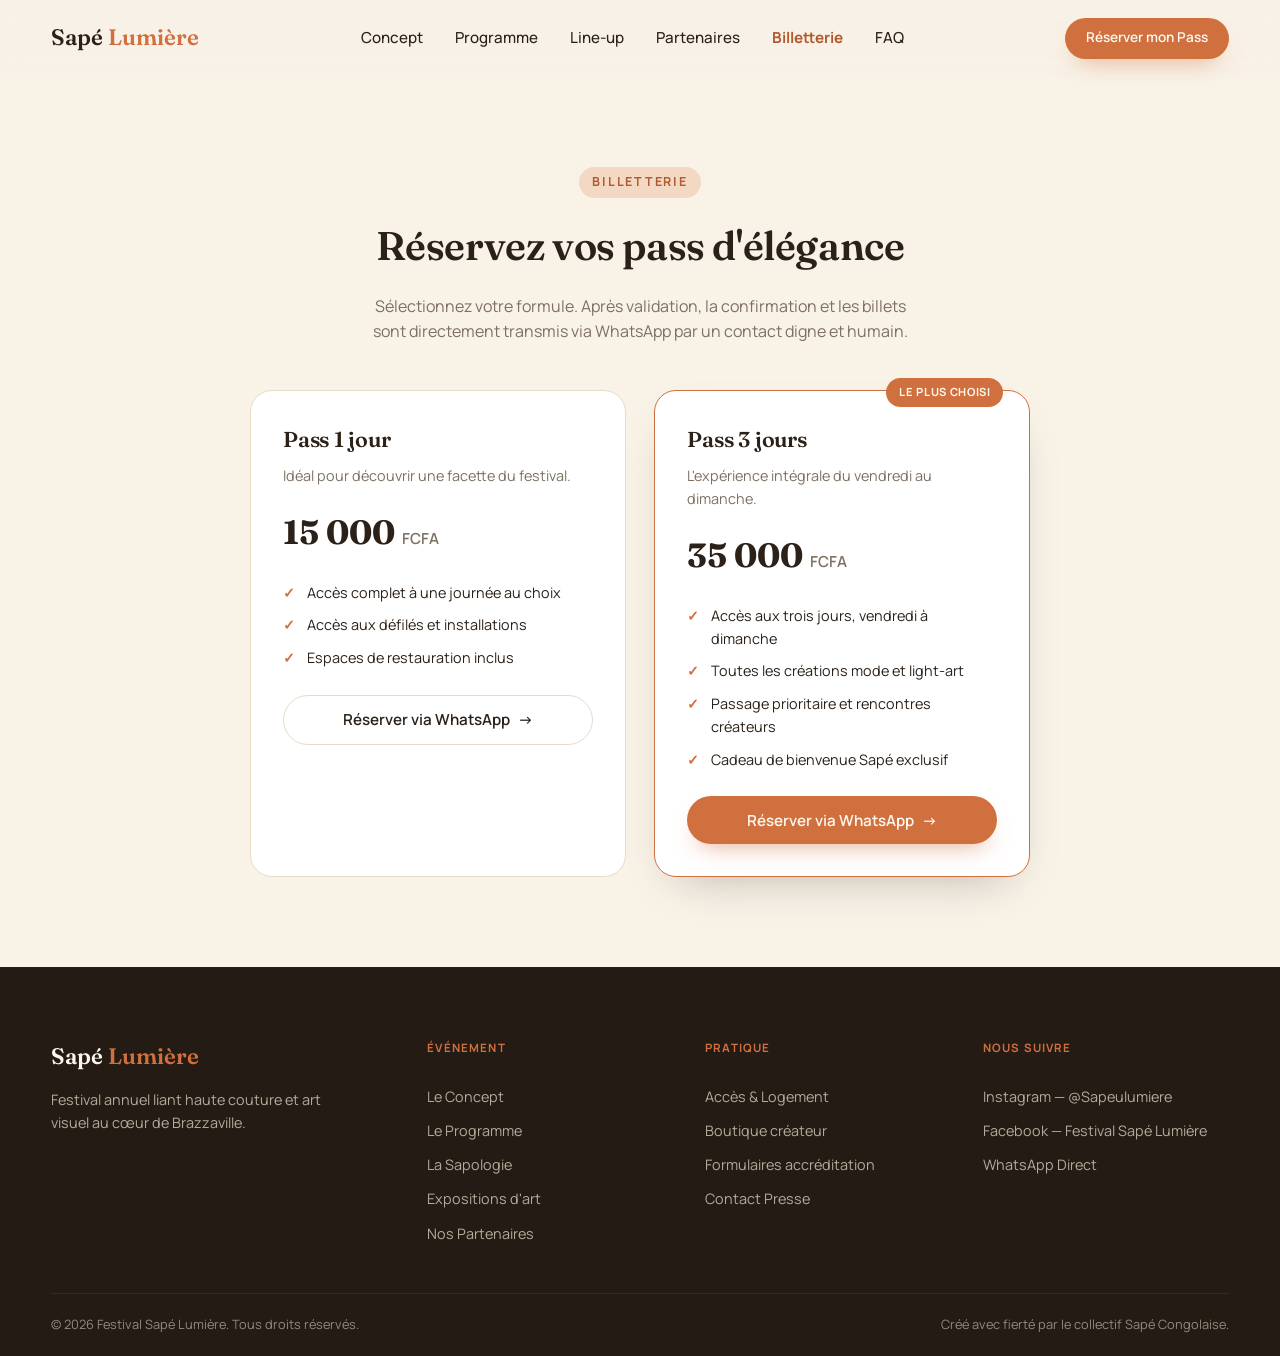
<file: billetterie.html>
<!DOCTYPE html>
<html lang="fr">
<head>
<meta charset="UTF-8">
<meta name="viewport" content="width=device-width, initial-scale=1.0">
<title>Billetterie — Sapé Lumière</title>
<link rel="preconnect" href="https://fonts.googleapis.com">
<link rel="preconnect" href="https://fonts.gstatic.com" crossorigin>
<link href="https://fonts.googleapis.com/css2?family=Fraunces:ital,opsz,wght@0,9..144,400;0,9..144,500;0,9..144,600;0,9..144,700;1,9..144,500&family=Manrope:wght@400;500;600;700;800&display=swap" rel="stylesheet">
<link rel="stylesheet" href="style.css">
</head>
<body>

<header class="entete" id="entete">
  <div class="conteneur entete__interieur">
    <a href="index.html" class="logo">Sapé <span>Lumière</span></a>
    <nav class="navigation" id="navigation">
      <a href="concept.html">Concept</a>
      <a href="programme.html">Programme</a>
      <a href="visages.html">Line-up</a>
      <a href="partenaires.html">Partenaires</a>
      <a href="billetterie.html" aria-current="page">Billetterie</a>
      <a href="faq.html">FAQ</a>
    </nav>
    <a href="billetterie.html" class="bouton bouton--accent bouton--petit">Réserver mon Pass</a>
    <button class="bascule-menu" id="basculeMenu" aria-label="Ouvrir le menu" aria-expanded="false">
      <span></span><span></span><span></span>
    </button>
  </div>
</header>

<main>
  <section class="billetterie" id="billetterie">
    <div class="conteneur">
      <p class="etiquette etiquette--centre">Billetterie</p>
      <h2 class="titre-section titre-section--centre">Réservez vos pass d'élégance</h2>
      <p class="billetterie__sous-titre">Sélectionnez votre formule. Après validation, la confirmation et les billets sont directement transmis via WhatsApp par un contact digne et humain.</p>

      <div class="grille-pass">
        <article class="carte-pass">
          <h3 class="carte-pass__titre">Pass 1 jour</h3>
          <p class="carte-pass__texte">Idéal pour découvrir une facette du festival.</p>
          <p class="carte-pass__prix">15 000 <span>FCFA</span></p>
          <ul class="carte-pass__avantages">
            <li>Accès complet à une journée au choix</li>
            <li>Accès aux défilés et installations</li>
            <li>Espaces de restauration inclus</li>
          </ul>
          <button class="bouton bouton--contour bouton--pleine-largeur" data-pass="Pass 1 jour" data-prix="15 000 FCFA">Réserver via WhatsApp <span aria-hidden="true">→</span></button>
        </article>

        <article class="carte-pass carte-pass--vedette">
          <p class="carte-pass__badge">Le plus choisi</p>
          <h3 class="carte-pass__titre">Pass 3 jours</h3>
          <p class="carte-pass__texte">L'expérience intégrale du vendredi au dimanche.</p>
          <p class="carte-pass__prix">35 000 <span>FCFA</span></p>
          <ul class="carte-pass__avantages">
            <li>Accès aux trois jours, vendredi à dimanche</li>
            <li>Toutes les créations mode et light-art</li>
            <li>Passage prioritaire et rencontres créateurs</li>
            <li>Cadeau de bienvenue Sapé exclusif</li>
          </ul>
          <button class="bouton bouton--accent bouton--pleine-largeur" data-pass="Pass 3 jours" data-prix="35 000 FCFA">Réserver via WhatsApp <span aria-hidden="true">→</span></button>
        </article>
      </div>
    </div>
  </section>
</main>

<footer class="pied-de-page">
  <div class="conteneur pied-de-page__grille">
    <div class="pied-de-page__marque">
      <p class="logo logo--clair">Sapé <span>Lumière</span></p>
      <p class="pied-de-page__texte">Festival annuel liant haute couture et art visuel au cœur de Brazzaville.</p>
    </div>
    <div class="pied-de-page__colonne">
      <p class="pied-de-page__titre-colonne">Événement</p>
      <a href="concept.html">Le Concept</a>
      <a href="programme.html">Le Programme</a>
      <a href="concept.html">La Sapologie</a>
      <a href="visages.html">Expositions d'art</a>
      <a href="partenaires.html">Nos Partenaires</a>
    </div>
    <div class="pied-de-page__colonne">
      <p class="pied-de-page__titre-colonne">Pratique</p>
      <a href="faq.html">Accès &amp; Logement</a>
      <a href="billetterie.html">Boutique créateur</a>
      <a href="faq.html">Formulaires accréditation</a>
      <a href="faq.html">Contact Presse</a>
    </div>
    <div class="pied-de-page__colonne">
      <p class="pied-de-page__titre-colonne">Nous suivre</p>
      <a href="index.html">Instagram — @Sapeulumiere</a>
      <a href="index.html">Facebook — Festival Sapé Lumière</a>
      <a href="faq.html">WhatsApp Direct</a>
    </div>
  </div>
  <div class="conteneur pied-de-page__bas">
    <p>© 2026 Festival Sapé Lumière. Tous droits réservés.</p>
    <p>Créé avec fierté par le collectif Sapé Congolaise.</p>
  </div>
</footer>

<script src="script.js"></script>
</body>
</html>
</file>
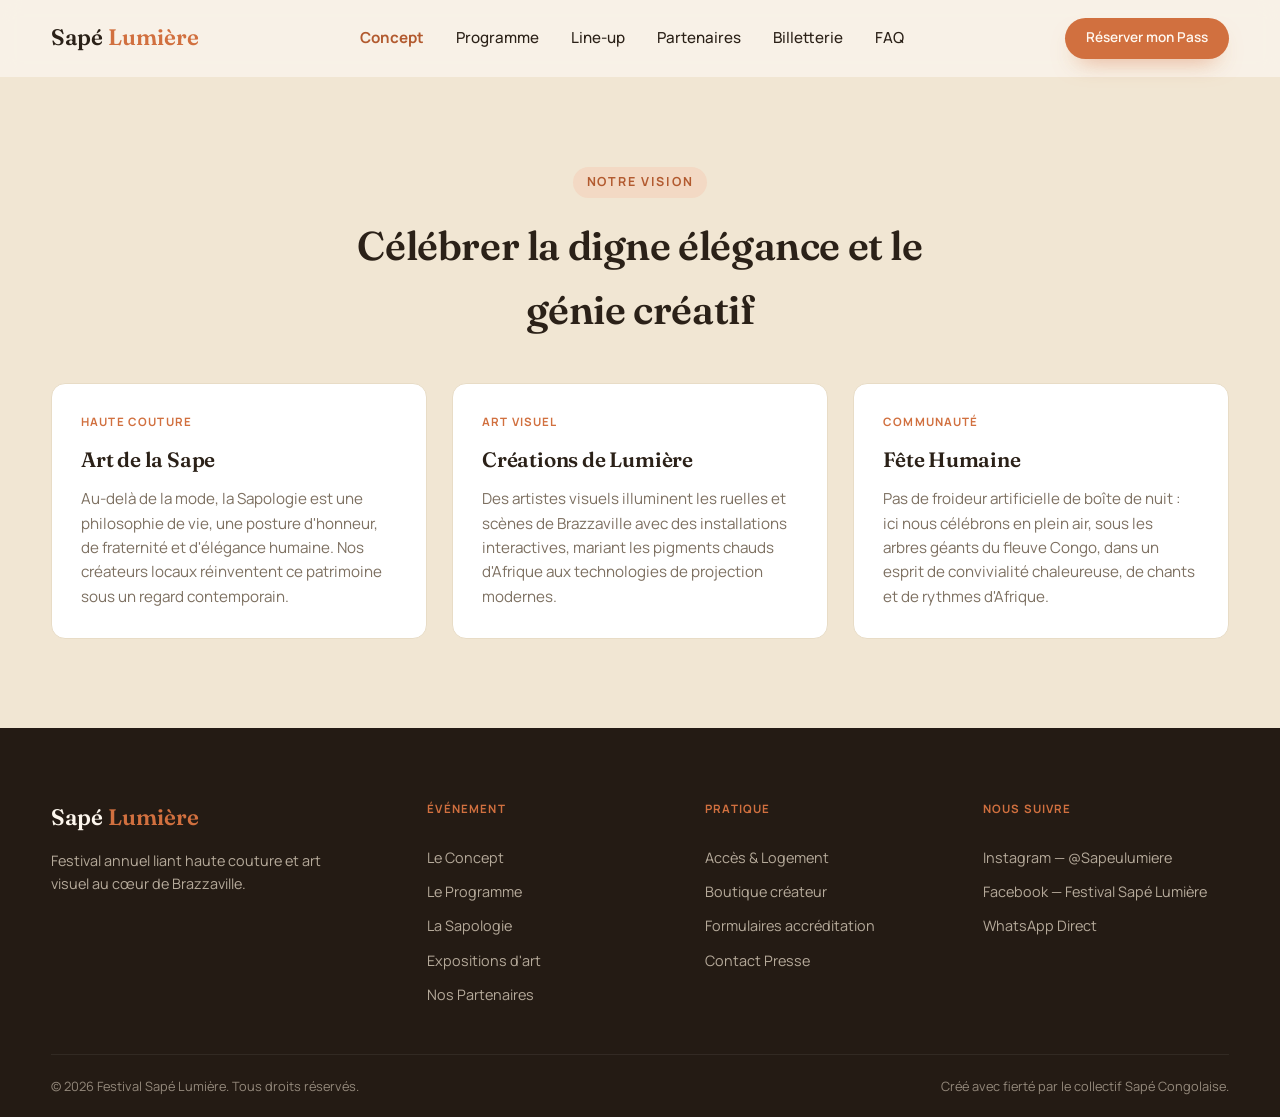
<file: concept.html>
<!DOCTYPE html>
<html lang="fr">
<head>
<meta charset="UTF-8">
<meta name="viewport" content="width=device-width, initial-scale=1.0">
<title>Concept — Sapé Lumière</title>
<link rel="preconnect" href="https://fonts.googleapis.com">
<link rel="preconnect" href="https://fonts.gstatic.com" crossorigin>
<link href="https://fonts.googleapis.com/css2?family=Fraunces:ital,opsz,wght@0,9..144,400;0,9..144,500;0,9..144,600;0,9..144,700;1,9..144,500&family=Manrope:wght@400;500;600;700;800&display=swap" rel="stylesheet">
<link rel="stylesheet" href="style.css">
</head>
<body>

<header class="entete" id="entete">
  <div class="conteneur entete__interieur">
    <a href="index.html" class="logo">Sapé <span>Lumière</span></a>
    <nav class="navigation" id="navigation">
      <a href="concept.html" aria-current="page">Concept</a>
      <a href="programme.html">Programme</a>
      <a href="visages.html">Line-up</a>
      <a href="partenaires.html">Partenaires</a>
      <a href="billetterie.html">Billetterie</a>
      <a href="faq.html">FAQ</a>
    </nav>
    <a href="billetterie.html" class="bouton bouton--accent bouton--petit">Réserver mon Pass</a>
    <button class="bascule-menu" id="basculeMenu" aria-label="Ouvrir le menu" aria-expanded="false">
      <span></span><span></span><span></span>
    </button>
  </div>
</header>

<main>
  <section class="concept" id="concept">
    <div class="conteneur">
      <p class="etiquette etiquette--centre">Notre vision</p>
      <h2 class="titre-section titre-section--centre">Célébrer la digne élégance et le génie créatif</h2>
      <div class="grille-concept">
        <article class="carte-concept" data-anim="monter">
          <p class="carte-concept__oeil">Haute couture</p>
          <h3 class="carte-concept__titre">Art de la Sape</h3>
          <p class="carte-concept__texte">Au-delà de la mode, la Sapologie est une philosophie de vie, une posture d'honneur, de fraternité et d'élégance humaine. Nos créateurs locaux réinventent ce patrimoine sous un regard contemporain.</p>
        </article>
        <article class="carte-concept" data-anim="monter">
          <p class="carte-concept__oeil">Art visuel</p>
          <h3 class="carte-concept__titre">Créations de Lumière</h3>
          <p class="carte-concept__texte">Des artistes visuels illuminent les ruelles et scènes de Brazzaville avec des installations interactives, mariant les pigments chauds d'Afrique aux technologies de projection modernes.</p>
        </article>
        <article class="carte-concept" data-anim="monter">
          <p class="carte-concept__oeil">Communauté</p>
          <h3 class="carte-concept__titre">Fête Humaine</h3>
          <p class="carte-concept__texte">Pas de froideur artificielle de boîte de nuit : ici nous célébrons en plein air, sous les arbres géants du fleuve Congo, dans un esprit de convivialité chaleureuse, de chants et de rythmes d'Afrique.</p>
        </article>
      </div>
    </div>
  </section>
</main>

<footer class="pied-de-page">
  <div class="conteneur pied-de-page__grille">
    <div class="pied-de-page__marque">
      <p class="logo logo--clair">Sapé <span>Lumière</span></p>
      <p class="pied-de-page__texte">Festival annuel liant haute couture et art visuel au cœur de Brazzaville.</p>
    </div>
    <div class="pied-de-page__colonne">
      <p class="pied-de-page__titre-colonne">Événement</p>
      <a href="concept.html">Le Concept</a>
      <a href="programme.html">Le Programme</a>
      <a href="concept.html">La Sapologie</a>
      <a href="visages.html">Expositions d'art</a>
      <a href="partenaires.html">Nos Partenaires</a>
    </div>
    <div class="pied-de-page__colonne">
      <p class="pied-de-page__titre-colonne">Pratique</p>
      <a href="faq.html">Accès &amp; Logement</a>
      <a href="billetterie.html">Boutique créateur</a>
      <a href="faq.html">Formulaires accréditation</a>
      <a href="faq.html">Contact Presse</a>
    </div>
    <div class="pied-de-page__colonne">
      <p class="pied-de-page__titre-colonne">Nous suivre</p>
      <a href="index.html">Instagram — @Sapeulumiere</a>
      <a href="index.html">Facebook — Festival Sapé Lumière</a>
      <a href="faq.html">WhatsApp Direct</a>
    </div>
  </div>
  <div class="conteneur pied-de-page__bas">
    <p>© 2026 Festival Sapé Lumière. Tous droits réservés.</p>
    <p>Créé avec fierté par le collectif Sapé Congolaise.</p>
  </div>
</footer>

<script src="script.js"></script>
</body>
</html>
</file>
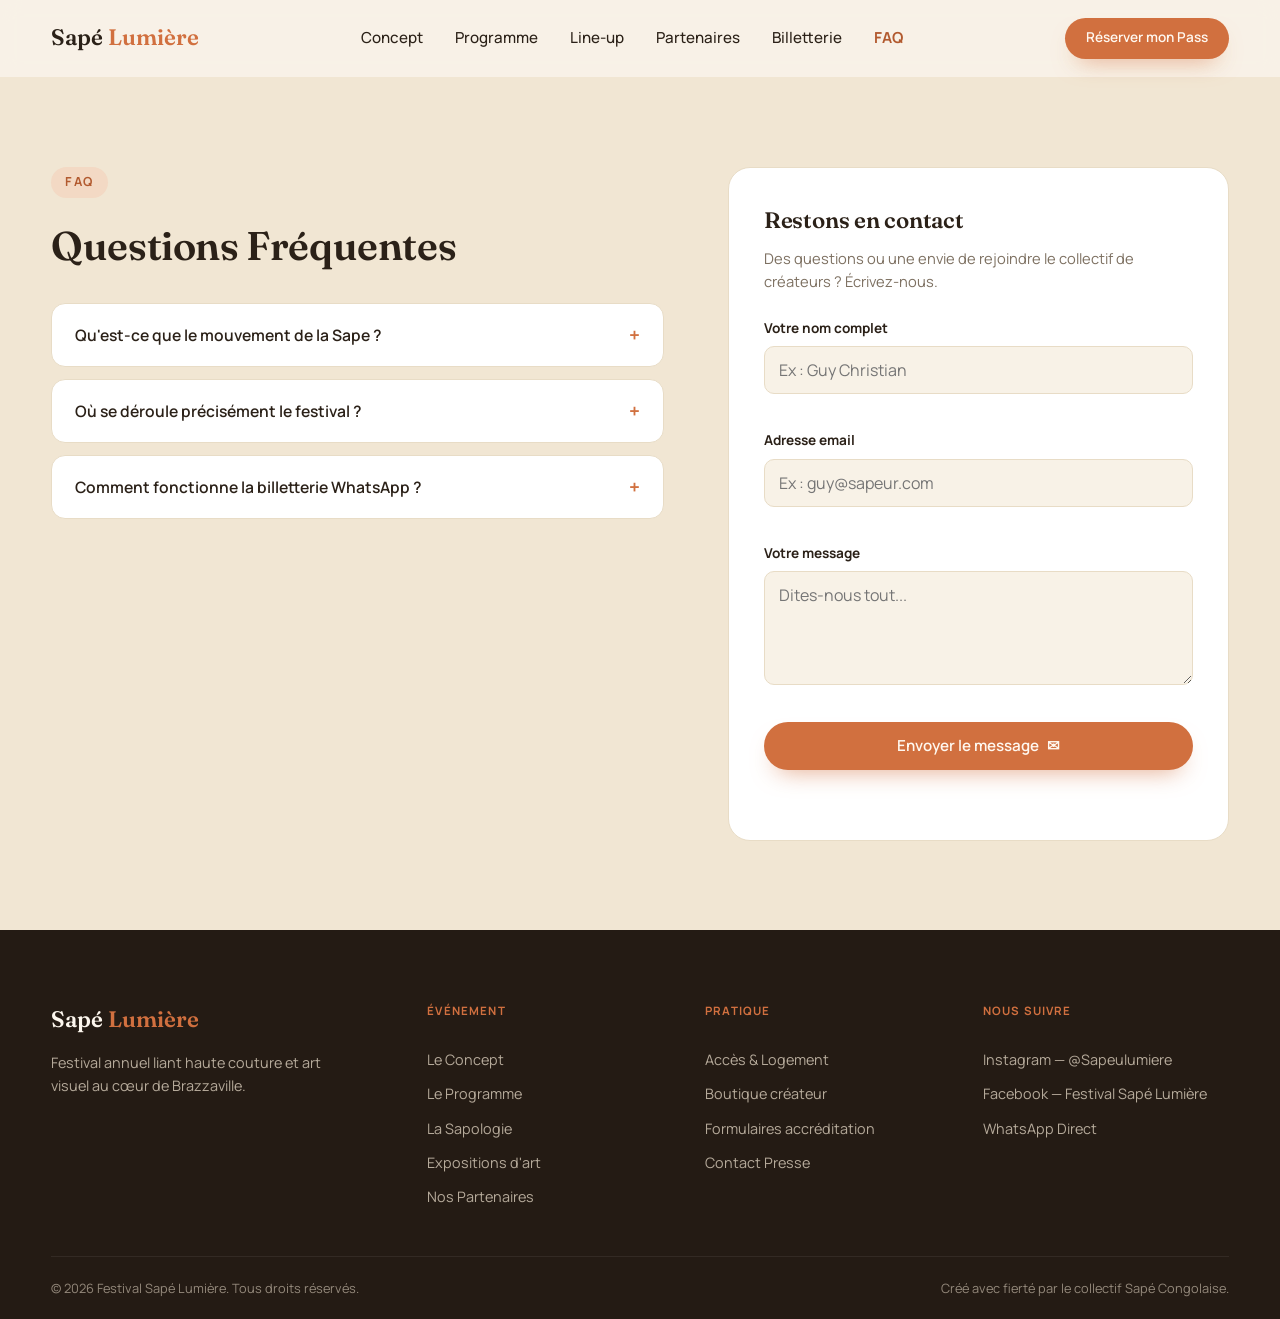
<file: faq.html>
<!DOCTYPE html>
<html lang="fr">
<head>
<meta charset="UTF-8">
<meta name="viewport" content="width=device-width, initial-scale=1.0">
<title>FAQ & Contact — Sapé Lumière</title>
<link rel="preconnect" href="https://fonts.googleapis.com">
<link rel="preconnect" href="https://fonts.gstatic.com" crossorigin>
<link href="https://fonts.googleapis.com/css2?family=Fraunces:ital,opsz,wght@0,9..144,400;0,9..144,500;0,9..144,600;0,9..144,700;1,9..144,500&family=Manrope:wght@400;500;600;700;800&display=swap" rel="stylesheet">
<link rel="stylesheet" href="style.css">
</head>
<body>

<header class="entete" id="entete">
  <div class="conteneur entete__interieur">
    <a href="index.html" class="logo">Sapé <span>Lumière</span></a>
    <nav class="navigation" id="navigation">
      <a href="concept.html">Concept</a>
      <a href="programme.html">Programme</a>
      <a href="visages.html">Line-up</a>
      <a href="partenaires.html">Partenaires</a>
      <a href="billetterie.html">Billetterie</a>
      <a href="faq.html" aria-current="page">FAQ</a>
    </nav>
    <a href="billetterie.html" class="bouton bouton--accent bouton--petit">Réserver mon Pass</a>
    <button class="bascule-menu" id="basculeMenu" aria-label="Ouvrir le menu" aria-expanded="false">
      <span></span><span></span><span></span>
    </button>
  </div>
</header>

<main>
  <section class="faq-contact" id="faq">
    <div class="conteneur grille-faq-contact">
      <div class="bloc-faq">
        <p class="etiquette">FAQ</p>
        <h2 class="titre-section">Questions Fréquentes</h2>
        <div class="accordeon" id="accordeon">
          <div class="accordeon__item">
            <button class="accordeon__question" aria-expanded="false">
              Qu'est-ce que le mouvement de la Sape ?
              <span class="accordeon__icone" aria-hidden="true">+</span>
            </button>
            <div class="accordeon__reponse">
              <p>La Société des Ambianceurs et des Personnes Élégantes (SAPE) est un art de vivre né au Congo, symbole de respect, d'estime de soi et de créativité théâtrale.</p>
            </div>
          </div>
          <div class="accordeon__item">
            <button class="accordeon__question" aria-expanded="false">
              Où se déroule précisément le festival ?
              <span class="accordeon__icone" aria-hidden="true">+</span>
            </button>
            <div class="accordeon__reponse">
              <p>En plein cœur de Brazzaville, à proximité du fleuve Congo et dans les espaces culturels partenaires du centre-ville.</p>
            </div>
          </div>
          <div class="accordeon__item">
            <button class="accordeon__question" aria-expanded="false">
              Comment fonctionne la billetterie WhatsApp ?
              <span class="accordeon__icone" aria-hidden="true">+</span>
            </button>
            <div class="accordeon__reponse">
              <p>Après avoir choisi votre Pass, un agent officiel valide vos places et coordonne le paiement mobile money sécurisé avec vous.</p>
            </div>
          </div>
        </div>
      </div>

      <div class="bloc-contact">
        <h3 class="bloc-contact__titre">Restons en contact</h3>
        <p class="bloc-contact__texte">Des questions ou une envie de rejoindre le collectif de créateurs ? Écrivez-nous.</p>
        <form class="formulaire-contact" id="formulaireContact" novalidate>
          <div class="champ">
            <label for="champNom">Votre nom complet</label>
            <input type="text" id="champNom" name="nom" placeholder="Ex : Guy Christian" autocomplete="name">
            <p class="champ__erreur" id="erreurNom"></p>
          </div>
          <div class="champ">
            <label for="champEmail">Adresse email</label>
            <input type="email" id="champEmail" name="email" placeholder="Ex : guy@sapeur.com" autocomplete="email">
            <p class="champ__erreur" id="erreurEmail"></p>
          </div>
          <div class="champ">
            <label for="champMessage">Votre message</label>
            <textarea id="champMessage" name="message" rows="4" placeholder="Dites-nous tout..."></textarea>
            <p class="champ__erreur" id="erreurMessage"></p>
          </div>
          <button type="submit" class="bouton bouton--accent bouton--pleine-largeur" id="boutonEnvoyer">
            <span class="bouton__texte">Envoyer le message</span> <span aria-hidden="true">✉</span>
          </button>
          <p class="formulaire-contact__statut" id="statutFormulaire" role="status" aria-live="polite"></p>
        </form>
      </div>
    </div>
  </section>
</main>

<footer class="pied-de-page">
  <div class="conteneur pied-de-page__grille">
    <div class="pied-de-page__marque">
      <p class="logo logo--clair">Sapé <span>Lumière</span></p>
      <p class="pied-de-page__texte">Festival annuel liant haute couture et art visuel au cœur de Brazzaville.</p>
    </div>
    <div class="pied-de-page__colonne">
      <p class="pied-de-page__titre-colonne">Événement</p>
      <a href="concept.html">Le Concept</a>
      <a href="programme.html">Le Programme</a>
      <a href="concept.html">La Sapologie</a>
      <a href="visages.html">Expositions d'art</a>
      <a href="partenaires.html">Nos Partenaires</a>
    </div>
    <div class="pied-de-page__colonne">
      <p class="pied-de-page__titre-colonne">Pratique</p>
      <a href="faq.html">Accès &amp; Logement</a>
      <a href="billetterie.html">Boutique créateur</a>
      <a href="faq.html">Formulaires accréditation</a>
      <a href="faq.html">Contact Presse</a>
    </div>
    <div class="pied-de-page__colonne">
      <p class="pied-de-page__titre-colonne">Nous suivre</p>
      <a href="index.html">Instagram — @Sapeulumiere</a>
      <a href="index.html">Facebook — Festival Sapé Lumière</a>
      <a href="faq.html">WhatsApp Direct</a>
    </div>
  </div>
  <div class="conteneur pied-de-page__bas">
    <p>© 2026 Festival Sapé Lumière. Tous droits réservés.</p>
    <p>Créé avec fierté par le collectif Sapé Congolaise.</p>
  </div>
</footer>

<script src="script.js"></script>
</body>
</html>
</file>
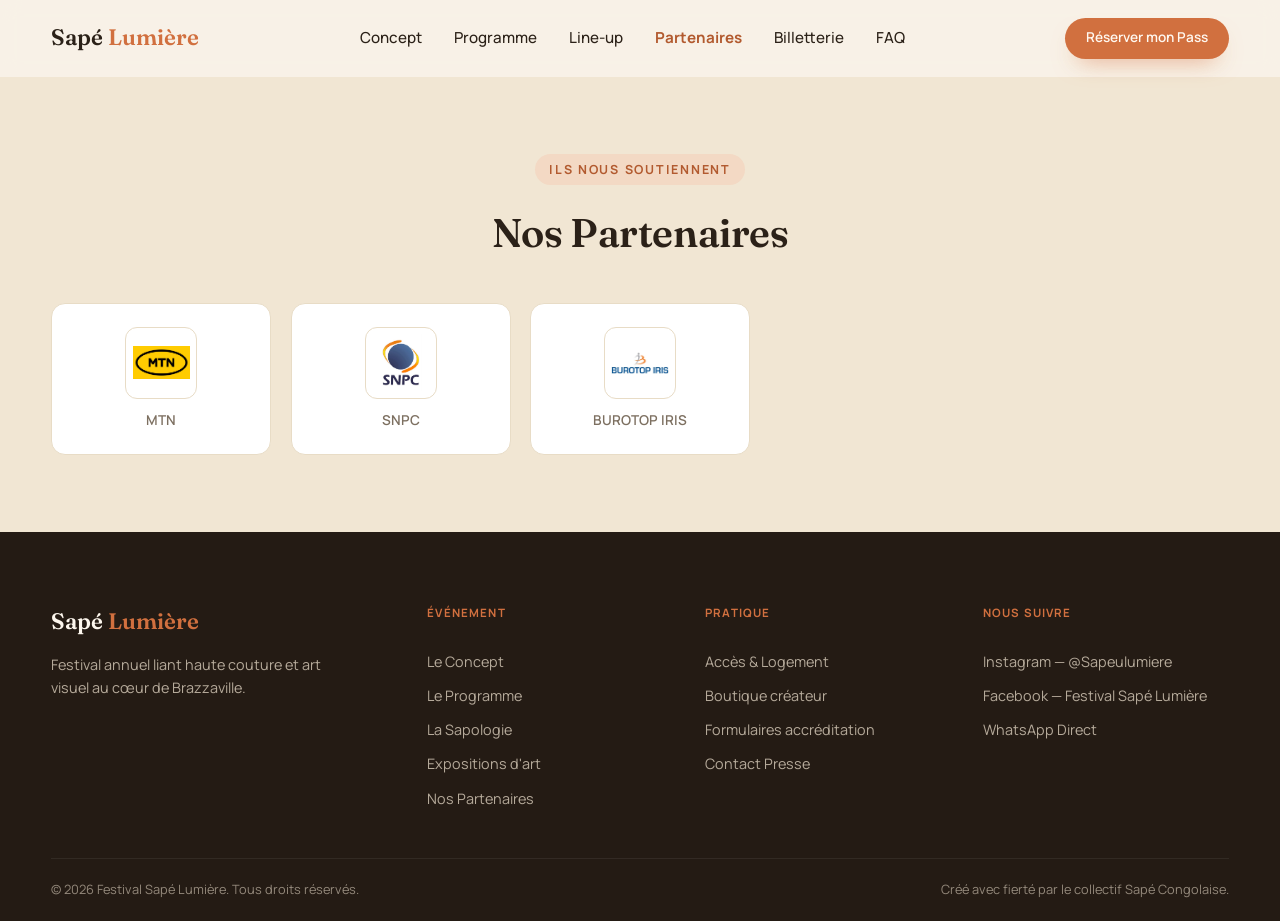
<file: partenaires.html>
<!DOCTYPE html>
<html lang="fr">
<head>
<meta charset="UTF-8">
<meta name="viewport" content="width=device-width, initial-scale=1.0">
<title>Partenaires — Sapé Lumière</title>
<link rel="preconnect" href="https://fonts.googleapis.com">
<link rel="preconnect" href="https://fonts.gstatic.com" crossorigin>
<link href="https://fonts.googleapis.com/css2?family=Fraunces:ital,opsz,wght@0,9..144,400;0,9..144,500;0,9..144,600;0,9..144,700;1,9..144,500&family=Manrope:wght@400;500;600;700;800&display=swap" rel="stylesheet">
<link rel="stylesheet" href="style.css">
</head>
<body>

<header class="entete" id="entete">
  <div class="conteneur entete__interieur">
    <a href="index.html" class="logo">Sapé <span>Lumière</span></a>
    <nav class="navigation" id="navigation">
      <a href="concept.html">Concept</a>
      <a href="programme.html">Programme</a>
      <a href="visages.html">Line-up</a>
      <a href="partenaires.html" aria-current="page">Partenaires</a>
      <a href="billetterie.html">Billetterie</a>
      <a href="faq.html">FAQ</a>
    </nav>
    <a href="billetterie.html" class="bouton bouton--accent bouton--petit">Réserver mon Pass</a>
    <button class="bascule-menu" id="basculeMenu" aria-label="Ouvrir le menu" aria-expanded="false">
      <span></span><span></span><span></span>
    </button>
  </div>
</header>

<main>
  <section class="partenaires" id="partenaires">
    <div class="conteneur">
      <p class="etiquette etiquette--centre">Ils nous soutiennent</p>
      <h2 class="titre-section titre-section--centre">Nos Partenaires</h2>
      <ul class="grille-partenaires" id="listePartenaires"></ul>
    </div>
  </section>
</main>

<footer class="pied-de-page">
  <div class="conteneur pied-de-page__grille">
    <div class="pied-de-page__marque">
      <p class="logo logo--clair">Sapé <span>Lumière</span></p>
      <p class="pied-de-page__texte">Festival annuel liant haute couture et art visuel au cœur de Brazzaville.</p>
    </div>
    <div class="pied-de-page__colonne">
      <p class="pied-de-page__titre-colonne">Événement</p>
      <a href="concept.html">Le Concept</a>
      <a href="programme.html">Le Programme</a>
      <a href="concept.html">La Sapologie</a>
      <a href="visages.html">Expositions d'art</a>
      <a href="partenaires.html">Nos Partenaires</a>
    </div>
    <div class="pied-de-page__colonne">
      <p class="pied-de-page__titre-colonne">Pratique</p>
      <a href="faq.html">Accès &amp; Logement</a>
      <a href="billetterie.html">Boutique créateur</a>
      <a href="faq.html">Formulaires accréditation</a>
      <a href="faq.html">Contact Presse</a>
    </div>
    <div class="pied-de-page__colonne">
      <p class="pied-de-page__titre-colonne">Nous suivre</p>
      <a href="index.html">Instagram — @Sapeulumiere</a>
      <a href="index.html">Facebook — Festival Sapé Lumière</a>
      <a href="faq.html">WhatsApp Direct</a>
    </div>
  </div>
  <div class="conteneur pied-de-page__bas">
    <p>© 2026 Festival Sapé Lumière. Tous droits réservés.</p>
    <p>Créé avec fierté par le collectif Sapé Congolaise.</p>
  </div>
</footer>

<script src="script.js"></script>
</body>
</html>
</file>
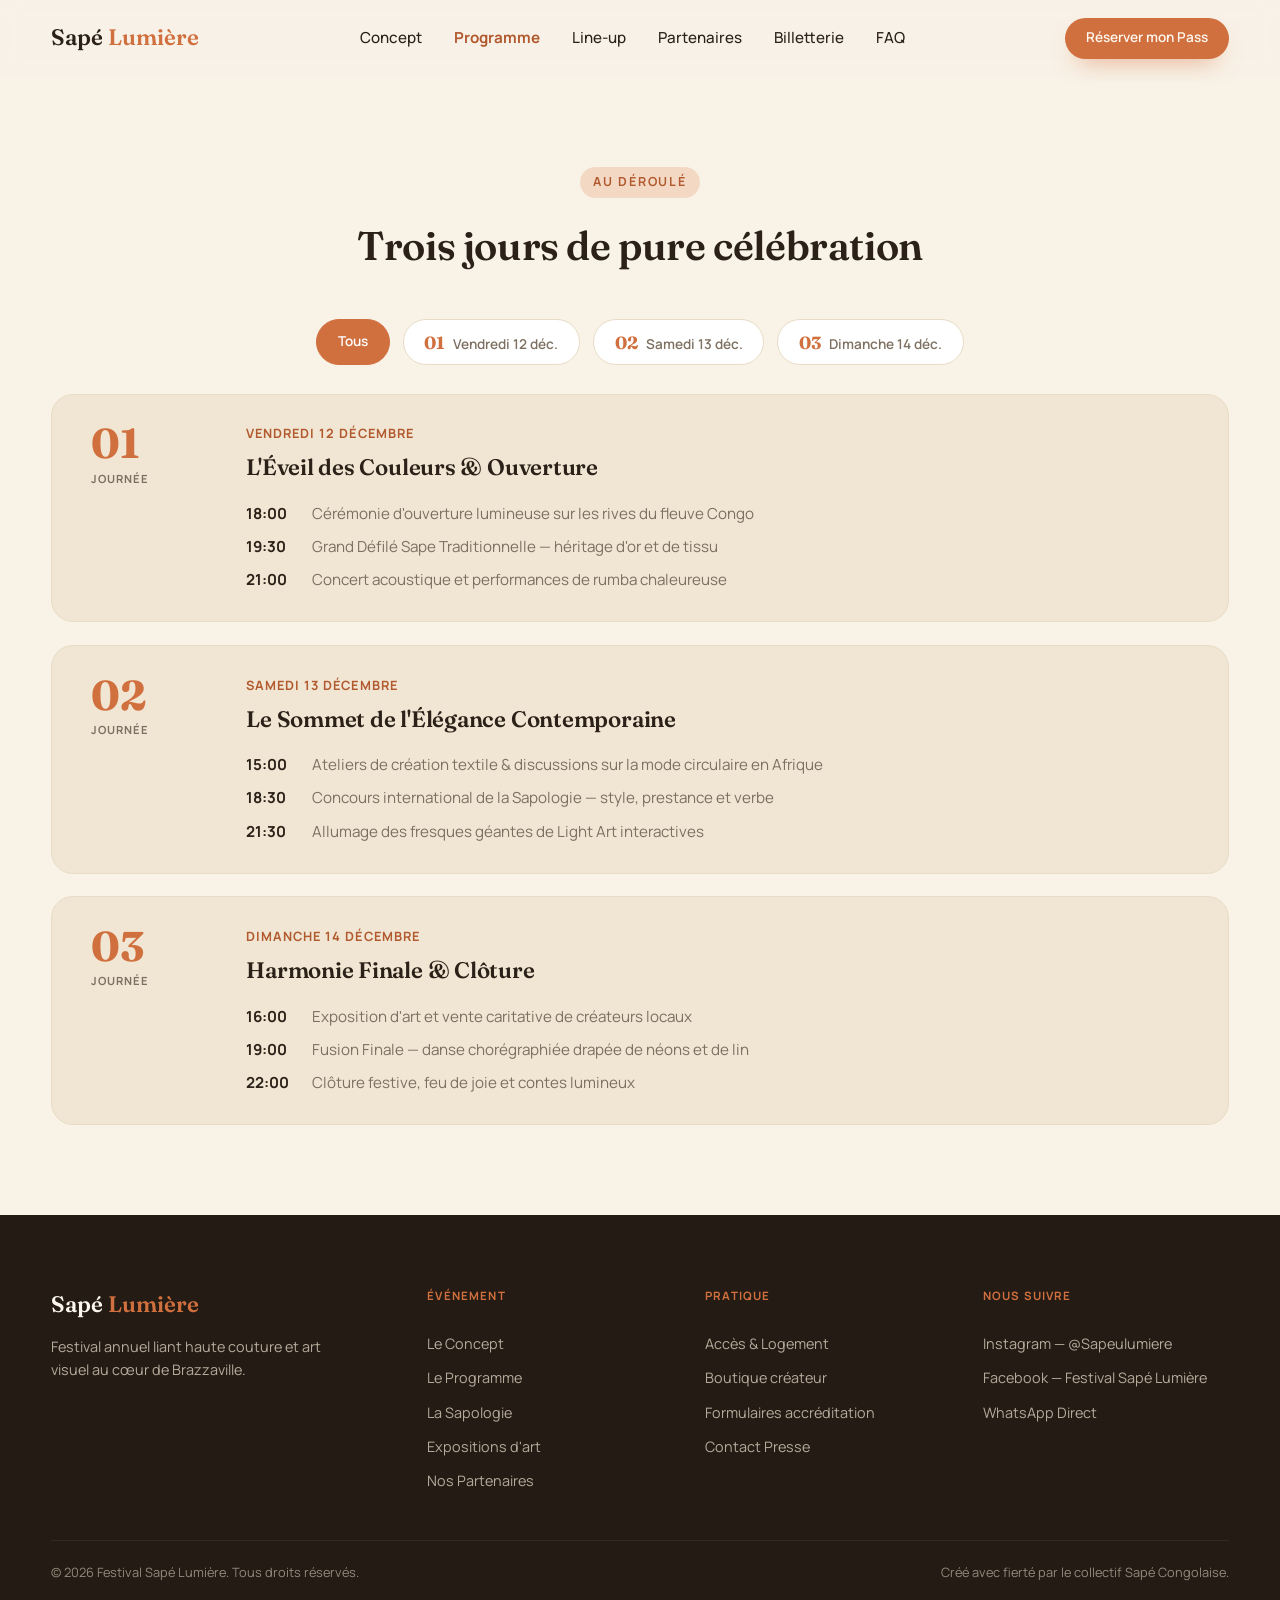
<file: programme.html>
<!DOCTYPE html>
<html lang="fr">
<head>
<meta charset="UTF-8">
<meta name="viewport" content="width=device-width, initial-scale=1.0">
<title>Programme — Sapé Lumière</title>
<link rel="preconnect" href="https://fonts.googleapis.com">
<link rel="preconnect" href="https://fonts.gstatic.com" crossorigin>
<link href="https://fonts.googleapis.com/css2?family=Fraunces:ital,opsz,wght@0,9..144,400;0,9..144,500;0,9..144,600;0,9..144,700;1,9..144,500&family=Manrope:wght@400;500;600;700;800&display=swap" rel="stylesheet">
<link rel="stylesheet" href="style.css">
</head>
<body>

<header class="entete" id="entete">
  <div class="conteneur entete__interieur">
    <a href="index.html" class="logo">Sapé <span>Lumière</span></a>
    <nav class="navigation" id="navigation">
      <a href="concept.html">Concept</a>
      <a href="programme.html" aria-current="page">Programme</a>
      <a href="visages.html">Line-up</a>
      <a href="partenaires.html">Partenaires</a>
      <a href="billetterie.html">Billetterie</a>
      <a href="faq.html">FAQ</a>
    </nav>
    <a href="billetterie.html" class="bouton bouton--accent bouton--petit">Réserver mon Pass</a>
    <button class="bascule-menu" id="basculeMenu" aria-label="Ouvrir le menu" aria-expanded="false">
      <span></span><span></span><span></span>
    </button>
  </div>
</header>

<main>
  <section class="deroule" id="programme">
    <div class="conteneur">
      <p class="etiquette etiquette--centre">Au déroulé</p>
      <h2 class="titre-section titre-section--centre">Trois jours de pure célébration</h2>
      <div class="onglets-jours" id="ongletsJours" role="tablist" aria-label="Choisir une journée du festival">
        <button class="onglet-jour onglet-jour--actif" role="tab" aria-selected="true" aria-controls="liste-journees" id="onglet-toutes" data-cible="toutes">
         <span class="onglet-jour__date">Tous</span>
        </button>
        <button class="onglet-jour" role="tab" aria-selected="false" aria-controls="journee-01" id="onglet-journee-01" data-cible="journee-01">
          <span class="onglet-jour__numero">01</span>
          <span class="onglet-jour__date">Vendredi 12 déc.</span>
        </button>
        <button class="onglet-jour" role="tab" aria-selected="false" aria-controls="journee-02" id="onglet-journee-02" data-cible="journee-02">
          <span class="onglet-jour__numero">02</span>
          <span class="onglet-jour__date">Samedi 13 déc.</span>
        </button>
        <button class="onglet-jour" role="tab" aria-selected="false" aria-controls="journee-03" id="onglet-journee-03" data-cible="journee-03">
          <span class="onglet-jour__numero">03</span>
          <span class="onglet-jour__date">Dimanche 14 déc.</span>
        </button>
      </div>

      <div class="liste-journees" id="liste-journees">

        <article class="journee journee--active" data-anim="monter" id="journee-01" role="tabpanel" aria-labelledby="onglet-journee-01">
          <div class="journee__numero">01<span>Journée</span></div>
          <div class="journee__contenu">
            <p class="journee__date">Vendredi 12 décembre</p>
            <h3 class="journee__titre">L'Éveil des Couleurs &amp; Ouverture</h3>
            <ul class="journee__programme">
              <li><span>18:00</span> Cérémonie d'ouverture lumineuse sur les rives du fleuve Congo</li>
              <li><span>19:30</span> Grand Défilé Sape Traditionnelle — héritage d'or et de tissu</li>
              <li><span>21:00</span> Concert acoustique et performances de rumba chaleureuse</li>
            </ul>
          </div>
        </article>

        <article class="journee" data-anim="monter" id="journee-02" role="tabpanel" aria-labelledby="onglet-journee-02">
          <div class="journee__numero">02<span>Journée</span></div>
          <div class="journee__contenu">
            <p class="journee__date">Samedi 13 décembre</p>
            <h3 class="journee__titre">Le Sommet de l'Élégance Contemporaine</h3>
            <ul class="journee__programme">
              <li><span>15:00</span> Ateliers de création textile &amp; discussions sur la mode circulaire en Afrique</li>
              <li><span>18:30</span> Concours international de la Sapologie — style, prestance et verbe</li>
              <li><span>21:30</span> Allumage des fresques géantes de Light Art interactives</li>
            </ul>
          </div>
        </article>

        <article class="journee" data-anim="monter" id="journee-03" role="tabpanel" aria-labelledby="onglet-journee-03">
          <div class="journee__numero">03<span>Journée</span></div>
          <div class="journee__contenu">
            <p class="journee__date">Dimanche 14 décembre</p>
            <h3 class="journee__titre">Harmonie Finale &amp; Clôture</h3>
            <ul class="journee__programme">
              <li><span>16:00</span> Exposition d'art et vente caritative de créateurs locaux</li>
              <li><span>19:00</span> Fusion Finale — danse chorégraphiée drapée de néons et de lin</li>
              <li><span>22:00</span> Clôture festive, feu de joie et contes lumineux</li>
            </ul>
          </div>
        </article>

      </div>
    </div>
  </section>
</main>

<footer class="pied-de-page">
  <div class="conteneur pied-de-page__grille">
    <div class="pied-de-page__marque">
      <p class="logo logo--clair">Sapé <span>Lumière</span></p>
      <p class="pied-de-page__texte">Festival annuel liant haute couture et art visuel au cœur de Brazzaville.</p>
    </div>
    <div class="pied-de-page__colonne">
      <p class="pied-de-page__titre-colonne">Événement</p>
      <a href="concept.html">Le Concept</a>
      <a href="programme.html">Le Programme</a>
      <a href="concept.html">La Sapologie</a>
      <a href="visages.html">Expositions d'art</a>
      <a href="partenaires.html">Nos Partenaires</a>
    </div>
    <div class="pied-de-page__colonne">
      <p class="pied-de-page__titre-colonne">Pratique</p>
      <a href="faq.html">Accès &amp; Logement</a>
      <a href="billetterie.html">Boutique créateur</a>
      <a href="faq.html">Formulaires accréditation</a>
      <a href="faq.html">Contact Presse</a>
    </div>
    <div class="pied-de-page__colonne">
      <p class="pied-de-page__titre-colonne">Nous suivre</p>
      <a href="index.html">Instagram — @Sapeulumiere</a>
      <a href="index.html">Facebook — Festival Sapé Lumière</a>
      <a href="faq.html">WhatsApp Direct</a>
    </div>
  </div>
  <div class="conteneur pied-de-page__bas">
    <p>© 2026 Festival Sapé Lumière. Tous droits réservés.</p>
    <p>Créé avec fierté par le collectif Sapé Congolaise.</p>
  </div>
</footer>

<script src="script.js"></script>
</body>
</html>
</file>
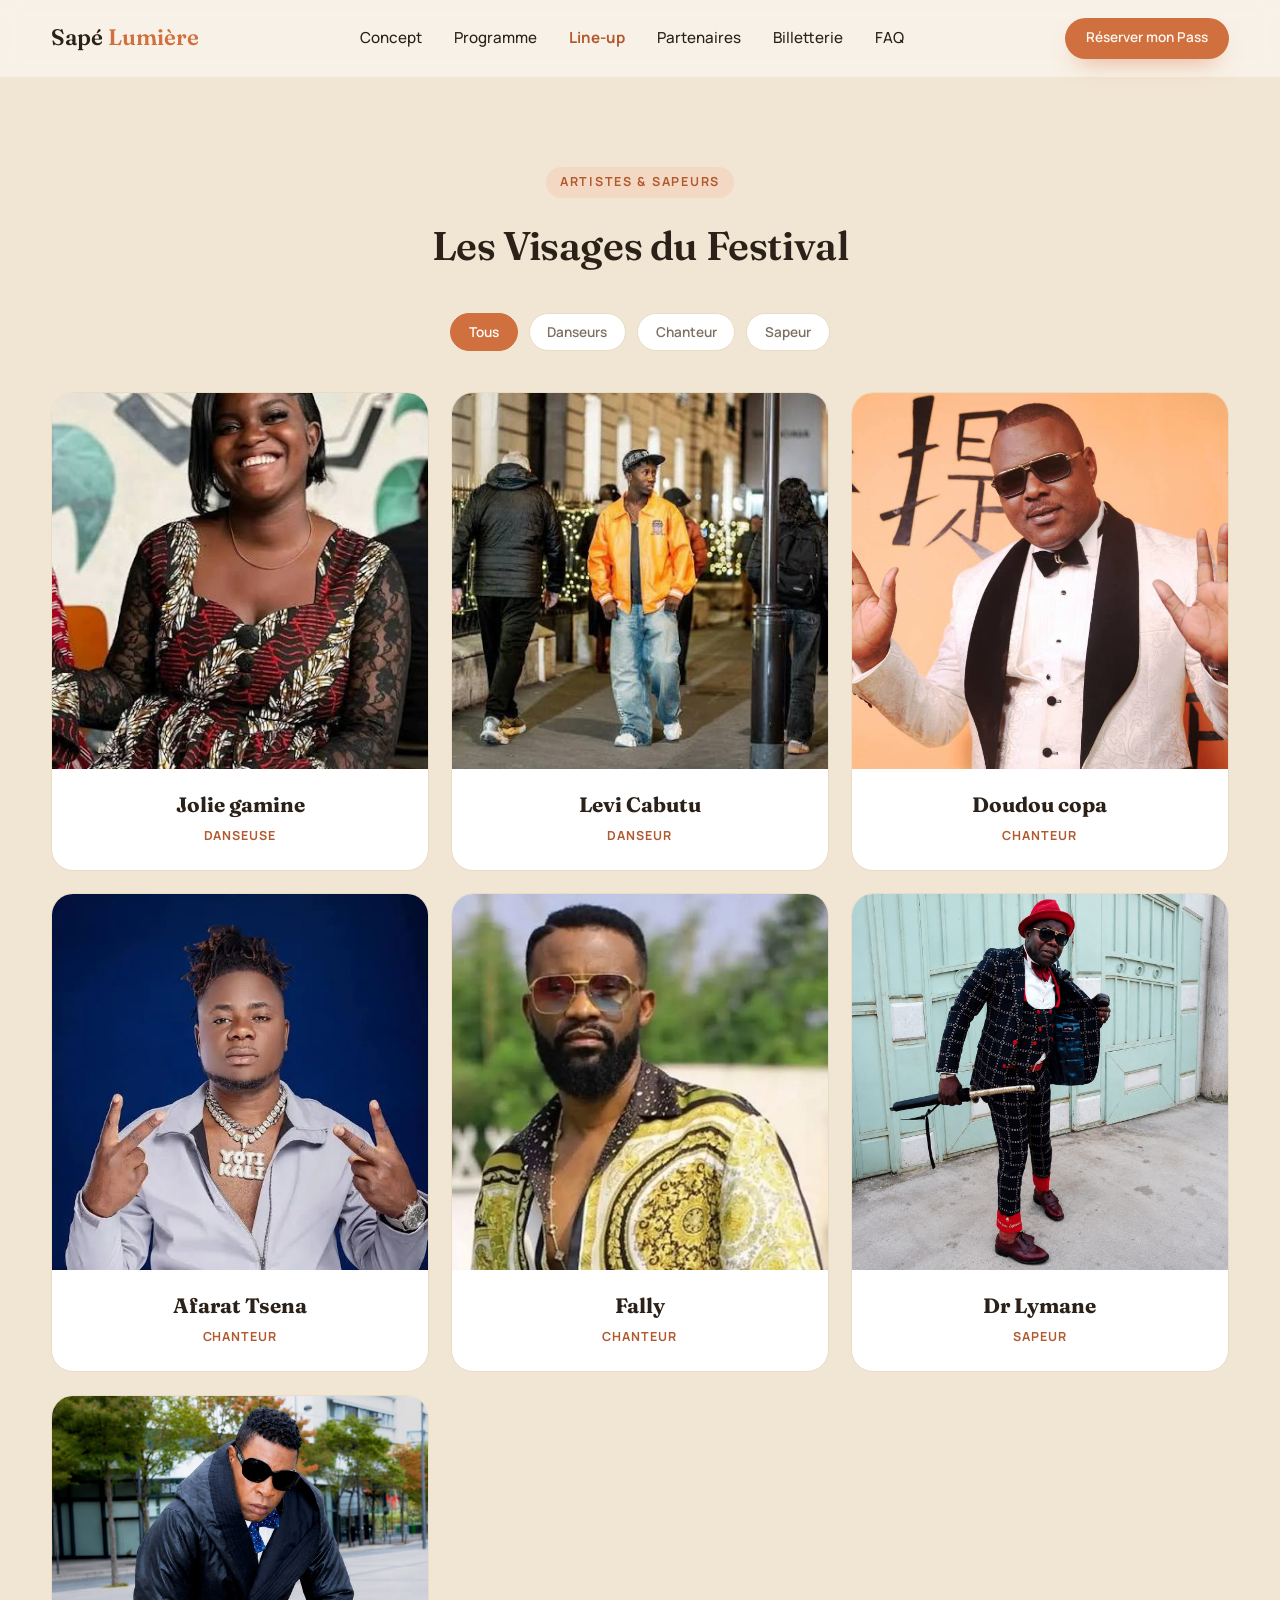
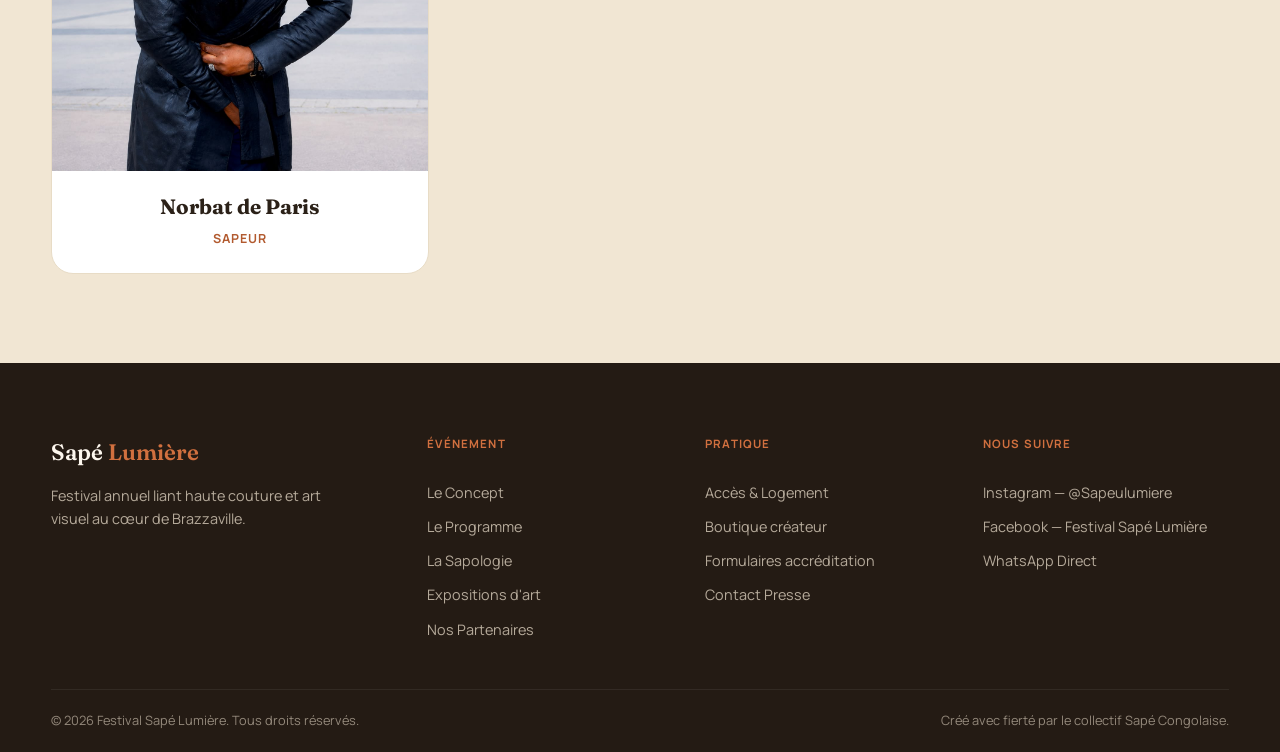
<file: visages.html>
<!DOCTYPE html>
<html lang="fr">
<head>
<meta charset="UTF-8">
<meta name="viewport" content="width=device-width, initial-scale=1.0">
<title>Line-up — Sapé Lumière</title>
<link rel="preconnect" href="https://fonts.googleapis.com">
<link rel="preconnect" href="https://fonts.gstatic.com" crossorigin>
<link href="https://fonts.googleapis.com/css2?family=Fraunces:ital,opsz,wght@0,9..144,400;0,9..144,500;0,9..144,600;0,9..144,700;1,9..144,500&family=Manrope:wght@400;500;600;700;800&display=swap" rel="stylesheet">
<link rel="stylesheet" href="style.css">
</head>
<body>

<header class="entete" id="entete">
  <div class="conteneur entete__interieur">
    <a href="index.html" class="logo">Sapé <span>Lumière</span></a>
    <nav class="navigation" id="navigation">
      <a href="concept.html">Concept</a>
      <a href="programme.html">Programme</a>
      <a href="visages.html" aria-current="page">Line-up</a>
      <a href="partenaires.html">Partenaires</a>
      <a href="billetterie.html">Billetterie</a>
      <a href="faq.html">FAQ</a>
    </nav>
    <a href="billetterie.html" class="bouton bouton--accent bouton--petit">Réserver mon Pass</a>
    <button class="bascule-menu" id="basculeMenu" aria-label="Ouvrir le menu" aria-expanded="false">
      <span></span><span></span><span></span>
    </button>
  </div>
</header>

<main>
  <section class="visages" id="visages">
    <div class="conteneur">
      <p class="etiquette etiquette--centre">Artistes &amp; Sapeurs</p>
      <h2 class="titre-section titre-section--centre">Les Visages du Festival</h2>

      <div class="filtres-artistes" id="filtresArtistes" role="tablist" aria-label="Filtrer les artistes par catégorie">
        <button class="filtre-artiste filtre-artiste--actif" data-categorie="toutes" aria-pressed="true">Tous</button>
        <button class="filtre-artiste" data-categorie="danseurs" aria-pressed="false">Danseurs</button>
        <button class="filtre-artiste" data-categorie="chanteur" aria-pressed="false">Chanteur</button>
        <button class="filtre-artiste" data-categorie="sapeur" aria-pressed="false">Sapeur</button>
      </div>

      <ul class="grille-artistes" id="listeArtistes"></ul>
    </div>
  </section>
</main>

<footer class="pied-de-page">
  <div class="conteneur pied-de-page__grille">
    <div class="pied-de-page__marque">
      <p class="logo logo--clair">Sapé <span>Lumière</span></p>
      <p class="pied-de-page__texte">Festival annuel liant haute couture et art visuel au cœur de Brazzaville.</p>
    </div>
    <div class="pied-de-page__colonne">
      <p class="pied-de-page__titre-colonne">Événement</p>
      <a href="concept.html">Le Concept</a>
      <a href="programme.html">Le Programme</a>
      <a href="concept.html">La Sapologie</a>
      <a href="visages.html">Expositions d'art</a>
      <a href="partenaires.html">Nos Partenaires</a>
    </div>
    <div class="pied-de-page__colonne">
      <p class="pied-de-page__titre-colonne">Pratique</p>
      <a href="faq.html">Accès &amp; Logement</a>
      <a href="billetterie.html">Boutique créateur</a>
      <a href="faq.html">Formulaires accréditation</a>
      <a href="faq.html">Contact Presse</a>
    </div>
    <div class="pied-de-page__colonne">
      <p class="pied-de-page__titre-colonne">Nous suivre</p>
      <a href="index.html">Instagram — @Sapeulumiere</a>
      <a href="index.html">Facebook — Festival Sapé Lumière</a>
      <a href="faq.html">WhatsApp Direct</a>
    </div>
  </div>
  <div class="conteneur pied-de-page__bas">
    <p>© 2026 Festival Sapé Lumière. Tous droits réservés.</p>
    <p>Créé avec fierté par le collectif Sapé Congolaise.</p>
  </div>
</footer>

<script src="script.js"></script>
</body>
</html>
</file>
<file: style.css>
:root {
  --couleur-fond: #f8f2e7;
  --couleur-fond-douce: #f1e6d3;
  --couleur-carte: #ffffff;
  --couleur-texte: #2b2118;
  --couleur-texte-doux: #7d7061;
  --couleur-accent: #d1703f;
  --couleur-accent-sombre: #b25a2f;
  --couleur-accent-douce: #f3d9c4;
  --couleur-bordure: #e8dcc6;
  --couleur-pied-fond: #241b14;
  --couleur-pied-texte: #cfc3b2;
  --police-affichage: "Fraunces", Georgia, serif;
  --police-texte: "Manrope", -apple-system, BlinkMacSystemFont, sans-serif;
  --rayon-doux: 14px;
  --rayon-fort: 22px;
  --ombre-carte: 0 20px 45px -25px rgba(43, 33, 24, 0.35);
  --transition-douce: 320ms cubic-bezier(0.22, 1, 0.36, 1);
}

* { box-sizing: border-box; }

html { scroll-behavior: smooth; }

body {
  margin: 0;
  background: var(--couleur-fond);
  color: var(--couleur-texte);
  font-family: var(--police-texte);
  line-height: 1.6;
  -webkit-font-smoothing: antialiased;
}

img, svg { max-width: 100%; display: block; }

a { color: inherit; text-decoration: none; }

ul { margin: 0; padding: 0; list-style: none; }

h1, h2, h3 {
  font-family: var(--police-affichage);
  margin: 0;
  color: var(--couleur-texte);
  letter-spacing: -0.01em;
}

p { margin: 0; }

button {
  font-family: inherit;
  cursor: pointer;
  border: none;
  background: none;
}

input, textarea {
  font-family: inherit;
  font-size: 1rem;
}

:focus-visible {
  outline: 3px solid var(--couleur-accent);
  outline-offset: 3px;
}

.conteneur {
  width: min(1180px, 92%);
  margin-inline: auto;
}

.etiquette {
  display: inline-block;
  font-size: 0.78rem;
  font-weight: 700;
  letter-spacing: 0.14em;
  text-transform: uppercase;
  color: var(--couleur-accent-sombre);
  background: var(--couleur-accent-douce);
  padding: 0.35rem 0.85rem;
  border-radius: 999px;
  margin-bottom: 1rem;
}

.etiquette--centre { display: block; width: fit-content; margin-inline: auto; }

.titre-section {
  font-size: clamp(1.7rem, 3.2vw, 2.5rem);
  font-weight: 600;
  margin-bottom: 1rem;
}

.titre-section--centre { text-align: center; margin-inline: auto; max-width: 640px; }

.texte-accent { color: var(--couleur-accent); }

.bouton {
  display: inline-flex;
  align-items: center;
  justify-content: center;
  gap: 0.5rem;
  padding: 0.85rem 1.6rem;
  border-radius: 999px;
  font-weight: 600;
  font-size: 0.95rem;
  transition: transform var(--transition-douce), box-shadow var(--transition-douce), background var(--transition-douce);
}

.bouton--accent {
  background: var(--couleur-accent);
  color: #fff8f0;
  box-shadow: 0 12px 24px -12px rgba(209, 112, 63, 0.65);
}

.bouton--accent:hover { transform: translateY(-2px); box-shadow: 0 16px 30px -12px rgba(209, 112, 63, 0.75); }

.bouton--contour {
  background: transparent;
  color: var(--couleur-texte);
  border: 1.5px solid var(--couleur-bordure);
}

.bouton--contour:hover { border-color: var(--couleur-accent); color: var(--couleur-accent-sombre); }

.bouton--petit { padding: 0.6rem 1.3rem; font-size: 0.85rem; }

.bouton--pleine-largeur { width: 100%; }

.bouton:disabled { opacity: 0.6; cursor: progress; transform: none !important; }

.entete {
  position: sticky;
  top: 0;
  z-index: 50;
  background: rgba(248, 242, 231, 0.86);
  backdrop-filter: blur(10px);
  border-bottom: 1px solid transparent;
  transition: border-color var(--transition-douce), box-shadow var(--transition-douce);
}

.entete--flottant { border-color: var(--couleur-bordure); box-shadow: 0 8px 24px -20px rgba(43, 33, 24, 0.5); }

.entete__interieur {
  display: flex;
  align-items: center;
  justify-content: space-between;
  padding-block: 1.1rem;
  gap: 1.5rem;
}

.logo {
  font-family: var(--police-affichage);
  font-size: 1.4rem;
  font-weight: 600;
  white-space: nowrap;
}

.logo span { color: var(--couleur-accent); }

.navigation {
  display: flex;
  gap: 2rem;
  margin-inline: auto;
  font-size: 0.95rem;
  font-weight: 500;
}

.navigation a { position: relative; padding-block: 0.3rem; }

.navigation a::after {
  content: "";
  position: absolute;
  left: 0; right: 0; bottom: -2px;
  height: 2px;
  background: var(--couleur-accent);
  transform: scaleX(0);
  transform-origin: left;
  transition: transform var(--transition-douce);
}

.navigation a:hover::after { transform: scaleX(1); }

.bascule-menu {
  display: none;
  flex-direction: column;
  gap: 5px;
  padding: 6px;
}

.bascule-menu span { width: 22px; height: 2px; background: var(--couleur-texte); border-radius: 2px; transition: transform var(--transition-douce), opacity var(--transition-douce); }

.hero { padding-block: clamp(2.5rem, 6vw, 5rem) 4rem; }

.hero__grille {
  display: grid;
  grid-template-columns: 1.05fr 0.95fr;
  gap: clamp(2rem, 5vw, 4rem);
  align-items: center;
}

.hero__titre {
  font-size: clamp(2.3rem, 4.6vw, 3.4rem);
  font-weight: 600;
  line-height: 1.12;
  margin-bottom: 1.3rem;
}

.hero__description {
  color: var(--couleur-texte-doux);
  font-size: 1.05rem;
  max-width: 46ch;
  margin-bottom: 1.8rem;
}

.hero__actions { display: flex; gap: 1rem; flex-wrap: wrap; margin-bottom: 2.2rem; }

.compte-a-rebours {
  background: var(--couleur-fond-douce);
  border: 1px solid var(--couleur-bordure);
  border-radius: var(--rayon-fort);
  padding: 1.1rem 1.4rem;
  display: inline-flex;
  flex-direction: column;
  gap: 0.6rem;
}

.compte-a-rebours__legende { font-size: 0.82rem; color: var(--couleur-texte-doux); }

.compte-a-rebours__unites { display: flex; gap: 1.6rem; }

.compte-a-rebours__unite { display: flex; flex-direction: column; align-items: flex-start; }

.compte-a-rebours__valeur {
  font-family: var(--police-affichage);
  font-size: 1.7rem;
  font-weight: 700;
  color: var(--couleur-accent-sombre);
  font-variant-numeric: tabular-nums;
}

.compte-a-rebours__label { font-size: 0.72rem; text-transform: uppercase; letter-spacing: 0.08em; color: var(--couleur-texte-doux); }

.hero__visuel { border-radius: var(--rayon-fort); overflow: hidden; box-shadow: var(--ombre-carte); }

.hero__visuel img { width: 100%; height: 100%; object-fit: cover; display: block; }

.illustration-sapeur { width: 100%; height: auto; }

.partenaires { padding-block: clamp(3rem, 6vw, 5rem); background: var(--couleur-fond-douce); }

.grille-partenaires {
  display: grid;
  grid-template-columns: repeat(5, 1fr);
  gap: 1.2rem;
  margin-top: 2.4rem;
}

.carte-partenaire {
  display: flex;
  flex-direction: column;
  align-items: center;
  gap: 0.7rem;
  background: var(--couleur-carte);
  border: 1px solid var(--couleur-bordure);
  border-radius: var(--rayon-doux);
  padding: 1.4rem 1rem;
  text-align: center;
  transition: transform var(--transition-douce), box-shadow var(--transition-douce);
}

.carte-partenaire:hover { transform: translateY(-3px); box-shadow: var(--ombre-carte); }

.carte-partenaire__jeton {
  width: 48px;
  height: 48px;
  border-radius: 50%;
  display: flex;
  align-items: center;
  justify-content: center;
  background: var(--couleur-accent-douce);
  color: var(--couleur-accent-sombre);
  font-family: var(--police-affichage);
  font-weight: 700;
}

.carte-partenaire__logo {
  width: 72px;
  height: 72px;
  border-radius: 12px;
  overflow: hidden;
  display: flex;
  align-items: center;
  justify-content: center;
  background: #fff;
  border: 1px solid var(--couleur-bordure);
}

.carte-partenaire__logo img { width: 100%; height: 100%; object-fit: contain; padding: 0.4rem; }

.carte-partenaire__nom { font-size: 0.85rem; font-weight: 600; color: var(--couleur-texte-doux); }

.concept { background: var(--couleur-fond-douce); padding-block: clamp(3.5rem, 7vw, 6rem); }

.grille-concept {
  display: grid;
  grid-template-columns: repeat(3, 1fr);
  gap: 1.6rem;
  margin-top: 2.6rem;
}

.carte-concept {
  background: var(--couleur-carte);
  border-radius: var(--rayon-doux);
  padding: 1.8rem;
  border: 1px solid var(--couleur-bordure);
  transition: transform var(--transition-douce), box-shadow var(--transition-douce);
}

.carte-concept:hover { transform: translateY(-4px); box-shadow: var(--ombre-carte); }

.carte-concept__oeil {
  font-size: 0.72rem;
  font-weight: 700;
  letter-spacing: 0.1em;
  text-transform: uppercase;
  color: var(--couleur-accent);
  margin-bottom: 0.7rem;
}

.carte-concept__titre { font-size: 1.3rem; font-weight: 600; margin-bottom: 0.7rem; }

.carte-concept__texte { color: var(--couleur-texte-doux); font-size: 0.95rem; }

.deroule { padding-block: clamp(3.5rem, 7vw, 6rem); }

.onglets-jours {
  display: flex;
  justify-content: center;
  flex-wrap: wrap;
  gap: 0.8rem;
  margin-top: 2.6rem;
}

.onglet-jour {
  display: flex;
  align-items: baseline;
  gap: 0.5rem;
  padding: 0.7rem 1.3rem;
  border-radius: 999px;
  border: 1px solid var(--couleur-bordure);
  background: var(--couleur-carte);
  color: var(--couleur-texte-doux);
  transition: background var(--transition-douce), color var(--transition-douce), border-color var(--transition-douce), transform var(--transition-douce);
}

.onglet-jour:hover { transform: translateY(-2px); border-color: var(--couleur-accent); }

.onglet-jour__numero {
  font-family: var(--police-affichage);
  font-weight: 700;
  font-size: 1.1rem;
  color: var(--couleur-accent);
}

.onglet-jour__date { font-size: 0.85rem; font-weight: 600; }

.onglet-jour--actif {
  background: var(--couleur-accent);
  border-color: var(--couleur-accent);
  color: #fff;
}

.onglet-jour--actif .onglet-jour__numero { color: #fff; }

.liste-journees { display: flex; flex-direction: column; gap: 1.4rem; margin-top: 1.8rem; }

.journee {
  display: grid;
  grid-template-columns: 130px 1fr;
  gap: 1.6rem;
  background: var(--couleur-fond-douce);
  border: 1px solid var(--couleur-bordure);
  border-radius: var(--rayon-fort);
  padding: 1.8rem clamp(1.4rem, 3vw, 2.4rem);
  transition: box-shadow var(--transition-douce), transform var(--transition-douce);
}

.journee:hover { box-shadow: var(--ombre-carte); transform: translateY(-2px); }

.journee[hidden] { display: none; }

.journee__numero {
  font-family: var(--police-affichage);
  font-size: 2.6rem;
  font-weight: 700;
  color: var(--couleur-accent);
  display: flex;
  flex-direction: column;
  line-height: 1;
}

.journee__numero span {
  font-family: var(--police-texte);
  font-size: 0.7rem;
  font-weight: 700;
  letter-spacing: 0.1em;
  text-transform: uppercase;
  color: var(--couleur-texte-doux);
  margin-top: 0.5rem;
}

.journee__date { font-size: 0.8rem; font-weight: 700; letter-spacing: 0.08em; text-transform: uppercase; color: var(--couleur-accent-sombre); margin-bottom: 0.4rem; }

.journee__titre { font-size: 1.4rem; font-weight: 600; margin-bottom: 1rem; }

.journee__programme { display: flex; flex-direction: column; gap: 0.55rem; }

.journee__programme li {
  font-size: 0.95rem;
  color: var(--couleur-texte-doux);
  display: flex;
  gap: 0.7rem;
}

.journee__programme span { font-weight: 700; color: var(--couleur-texte); min-width: 3.4rem; }

.visages { background: var(--couleur-fond-douce); padding-block: clamp(3.5rem, 7vw, 6rem); }

.filtres-artistes {
  display: flex;
  justify-content: center;
  flex-wrap: wrap;
  gap: 0.7rem;
  margin-top: 2.2rem;
}

.filtre-artiste {
  padding: 0.55rem 1.1rem;
  border-radius: 999px;
  border: 1px solid var(--couleur-bordure);
  background: var(--couleur-carte);
  color: var(--couleur-texte-doux);
  font-size: 0.85rem;
  font-weight: 600;
  transition: background var(--transition-douce), color var(--transition-douce), border-color var(--transition-douce);
}

.filtre-artiste:hover { border-color: var(--couleur-accent); }

.filtre-artiste--actif {
  background: var(--couleur-accent);
  border-color: var(--couleur-accent);
  color: #fff;
}

.grille-artistes {
  display: grid;
  grid-template-columns: repeat(3, 1fr);
  gap: 1.4rem;
  margin: 2.6rem 0 0;
}

.artiste {
  display: flex;
  flex-direction: column;
  background: var(--couleur-carte);
  border: 1px solid var(--couleur-bordure);
  border-radius: var(--rayon-fort);
  overflow: hidden;
  transition: background var(--transition-douce), transform var(--transition-douce), box-shadow var(--transition-douce);
}

.artiste:hover { transform: translateY(-3px); box-shadow: var(--ombre-carte); }

.artiste--masque { display: none; }

.artiste__photo {
  width: 100%;
  aspect-ratio: 1 / 1;
  border-radius: 0;
  overflow: hidden;
  flex-shrink: 0;
  display: flex;
  align-items: center;
  justify-content: center;
}

.artiste__photo img { width: 100%; height: 100%; object-fit: cover; }

.artiste__details {
  display: flex;
  flex-direction: column;
  align-items: center;
  gap: 0.3rem;
  padding: 1.2rem 1rem 1.5rem;
  text-align: center;
}

.artiste__nom { font-family: var(--police-affichage); font-weight: 700; font-size: 1.3rem; color: var(--couleur-texte); }

.artiste__role {
  font-size: 0.78rem;
  font-weight: 700;
  letter-spacing: 0.08em;
  text-transform: uppercase;
  color: var(--couleur-accent-sombre);
}

.billetterie { padding-block: clamp(3.5rem, 7vw, 6rem); text-align: center; }

.billetterie__sous-titre { max-width: 560px; margin: 0 auto; color: var(--couleur-texte-doux); }

.grille-pass {
  display: grid;
  grid-template-columns: repeat(2, minmax(0, 1fr));
  gap: 1.8rem;
  max-width: 780px;
  margin: 2.8rem auto 0;
  text-align: left;
}

.carte-pass {
  position: relative;
  background: var(--couleur-carte);
  border: 1.5px solid var(--couleur-bordure);
  border-radius: var(--rayon-fort);
  padding: 2rem;
  transition: transform var(--transition-douce), box-shadow var(--transition-douce);
}

.carte-pass:hover { transform: translateY(-4px); box-shadow: var(--ombre-carte); }

.carte-pass--vedette { border-color: var(--couleur-accent); box-shadow: var(--ombre-carte); }

.carte-pass__badge {
  position: absolute;
  top: -13px;
  right: 1.6rem;
  background: var(--couleur-accent);
  color: #fff8f0;
  font-size: 0.7rem;
  font-weight: 700;
  letter-spacing: 0.06em;
  text-transform: uppercase;
  padding: 0.35rem 0.8rem;
  border-radius: 999px;
}

.carte-pass__titre { font-size: 1.35rem; font-weight: 600; margin-bottom: 0.4rem; }

.carte-pass__texte { color: var(--couleur-texte-doux); font-size: 0.9rem; margin-bottom: 1.2rem; }

.carte-pass__prix { font-family: var(--police-affichage); font-size: 2.1rem; font-weight: 700; margin-bottom: 1.3rem; }

.carte-pass__prix span { font-family: var(--police-texte); font-size: 0.95rem; font-weight: 600; color: var(--couleur-texte-doux); }

.carte-pass__avantages { display: flex; flex-direction: column; gap: 0.6rem; margin-bottom: 1.6rem; }

.carte-pass__avantages li {
  font-size: 0.9rem;
  padding-left: 1.5rem;
  position: relative;
  color: var(--couleur-texte);
}

.carte-pass__avantages li::before {
  content: "✓";
  position: absolute;
  left: 0;
  color: var(--couleur-accent);
  font-weight: 700;
}

.faq-contact { background: var(--couleur-fond-douce); padding-block: clamp(3.5rem, 7vw, 6rem); }

.grille-faq-contact {
  display: grid;
  grid-template-columns: 1.1fr 0.9fr;
  gap: clamp(2rem, 5vw, 4rem);
  align-items: start;
}

.accordeon { margin-top: 1.6rem; display: flex; flex-direction: column; gap: 0.8rem; }

.accordeon__item {
  background: var(--couleur-carte);
  border: 1px solid var(--couleur-bordure);
  border-radius: var(--rayon-doux);
  overflow: hidden;
}

.accordeon__question {
  width: 100%;
  display: flex;
  align-items: center;
  justify-content: space-between;
  gap: 1rem;
  padding: 1.1rem 1.4rem;
  font-weight: 600;
  font-size: 0.98rem;
  text-align: left;
  color: var(--couleur-texte);
}

.accordeon__icone {
  flex-shrink: 0;
  color: var(--couleur-accent);
  font-size: 1.2rem;
  font-weight: 700;
  transition: transform var(--transition-douce);
}

.accordeon__question[aria-expanded="true"] .accordeon__icone { transform: rotate(45deg); }

.accordeon__reponse {
  display: grid;
  grid-template-rows: 0fr;
  transition: grid-template-rows var(--transition-douce);
}

.accordeon__reponse p {
  overflow: hidden;
  min-height: 0;
  padding: 0 1.4rem;
  color: var(--couleur-texte-doux);
  font-size: 0.92rem;
}

.accordeon__item:has(.accordeon__question[aria-expanded="true"]) .accordeon__reponse {
  grid-template-rows: 1fr;
}

.accordeon__item:has(.accordeon__question[aria-expanded="true"]) .accordeon__reponse p {
  padding-bottom: 1.2rem;
}

.accordeon__reponse > p { grid-row: 1 / 2; overflow: hidden; }

.bloc-contact {
  background: var(--couleur-carte);
  border: 1px solid var(--couleur-bordure);
  border-radius: var(--rayon-fort);
  padding: clamp(1.6rem, 3vw, 2.2rem);
}

.bloc-contact__titre { font-size: 1.4rem; font-weight: 600; margin-bottom: 0.5rem; }

.bloc-contact__texte { color: var(--couleur-texte-doux); font-size: 0.92rem; margin-bottom: 1.5rem; }

.formulaire-contact { display: flex; flex-direction: column; gap: 1.1rem; }

.champ { display: flex; flex-direction: column; gap: 0.4rem; }

.champ label { font-size: 0.85rem; font-weight: 700; }

.champ input, .champ textarea {
  border: 1.5px solid var(--couleur-bordure);
  border-radius: 10px;
  padding: 0.75rem 0.9rem;
  background: var(--couleur-fond);
  color: var(--couleur-texte);
  resize: vertical;
  transition: border-color var(--transition-douce);
}

.champ input:focus, .champ textarea:focus { border-color: var(--couleur-accent); outline: none; }

.champ--invalide input, .champ--invalide textarea { border-color: #c94b3f; }

.champ__erreur { font-size: 0.78rem; color: #c94b3f; min-height: 1em; }

.formulaire-contact__statut { font-size: 0.9rem; font-weight: 600; min-height: 1.2em; text-align: center; }

.formulaire-contact__statut--succes { color: #2f7a4f; }

.formulaire-contact__statut--erreur { color: #c94b3f; }

.pied-de-page { background: var(--couleur-pied-fond); color: var(--couleur-pied-texte); padding-top: clamp(3rem, 6vw, 4.5rem); }

.pied-de-page__grille {
  display: grid;
  grid-template-columns: 1.4fr 1fr 1fr 1fr;
  gap: 2rem;
  padding-bottom: 3rem;
}

.logo--clair { color: #fdf7ee; margin-bottom: 0.8rem; }

.pied-de-page__texte { font-size: 0.9rem; max-width: 32ch; opacity: 0.85; }

.pied-de-page__titre-colonne {
  font-size: 0.72rem;
  font-weight: 700;
  letter-spacing: 0.1em;
  text-transform: uppercase;
  color: var(--couleur-accent);
  margin-bottom: 1rem;
}

.pied-de-page__colonne { display: flex; flex-direction: column; gap: 0.7rem; }

.pied-de-page__colonne a { font-size: 0.9rem; opacity: 0.85; transition: opacity var(--transition-douce), color var(--transition-douce); }

.pied-de-page__colonne a:hover { opacity: 1; color: var(--couleur-accent); }

.pied-de-page__bas {
  border-top: 1px solid rgba(255,255,255,0.1);
  padding-block: 1.3rem;
  display: flex;
  justify-content: space-between;
  flex-wrap: wrap;
  gap: 0.5rem;
  font-size: 0.8rem;
  opacity: 0.65;
}

[data-anim] {
  opacity: 0;
  transform: translateY(24px);
  transition: opacity 700ms cubic-bezier(0.22, 1, 0.36, 1), transform 700ms cubic-bezier(0.22, 1, 0.36, 1);
}

[data-anim="apparaitre"] { transform: translateY(0) scale(0.97); }

[data-anim].anim-visible { opacity: 1; transform: translateY(0) scale(1); }

.point-lumiere {
  fill: #fff6ea;
  filter: drop-shadow(0 0 4px rgba(255, 246, 234, 0.9));
}

.navigation a[aria-current="page"] { color: var(--couleur-accent-sombre); font-weight: 700; }

@media (max-width: 960px) {
  .navigation {
    display: none;
    position: absolute;
    top: 100%;
    left: 0;
    right: 0;
    background: var(--couleur-fond);
    border-bottom: 1px solid var(--couleur-bordure);
    flex-direction: column;
    padding: 1.2rem 6%;
    gap: 1rem;
  }
  .navigation--ouverte { display: flex; }
  .entete__interieur { position: relative; }
  .bascule-menu { display: flex; }
  .bascule-menu--actif span:nth-child(1) { transform: translateY(7px) rotate(45deg); }
  .bascule-menu--actif span:nth-child(2) { opacity: 0; }
  .bascule-menu--actif span:nth-child(3) { transform: translateY(-7px) rotate(-45deg); }
  .hero__grille { grid-template-columns: 1fr; }
  .hero__visuel { order: -1; max-width: 420px; margin-inline: auto; }
  .grille-concept { grid-template-columns: 1fr; }
  .journee { grid-template-columns: 1fr; }
  .journee__numero { flex-direction: row; align-items: baseline; gap: 0.6rem; }
  .grille-artistes { grid-template-columns: repeat(2, 1fr); }
  .grille-partenaires { grid-template-columns: repeat(3, 1fr); }
  .grille-faq-contact { grid-template-columns: 1fr; }
  .pied-de-page__grille { grid-template-columns: 1fr 1fr; }
}

@media (max-width: 640px) {
  .entete__interieur { flex-wrap: wrap; }
  .bouton--petit { display: none; }
  .grille-pass { grid-template-columns: 1fr; }
  .compte-a-rebours__unites { gap: 1rem; }
  .onglets-jours { flex-direction: column; align-items: stretch; }
  .onglet-jour { justify-content: center; }
  .grille-artistes { grid-template-columns: 1fr; }
  .grille-partenaires { grid-template-columns: repeat(2, 1fr); }
  .pied-de-page__grille { grid-template-columns: 1fr; }
}

@media (prefers-reduced-motion: reduce) {
  html { scroll-behavior: auto; }
  [data-anim] { opacity: 1; transform: none; transition: none; }
  * { animation-duration: 0.01ms !important; transition-duration: 0.01ms !important; }
}
</file>
